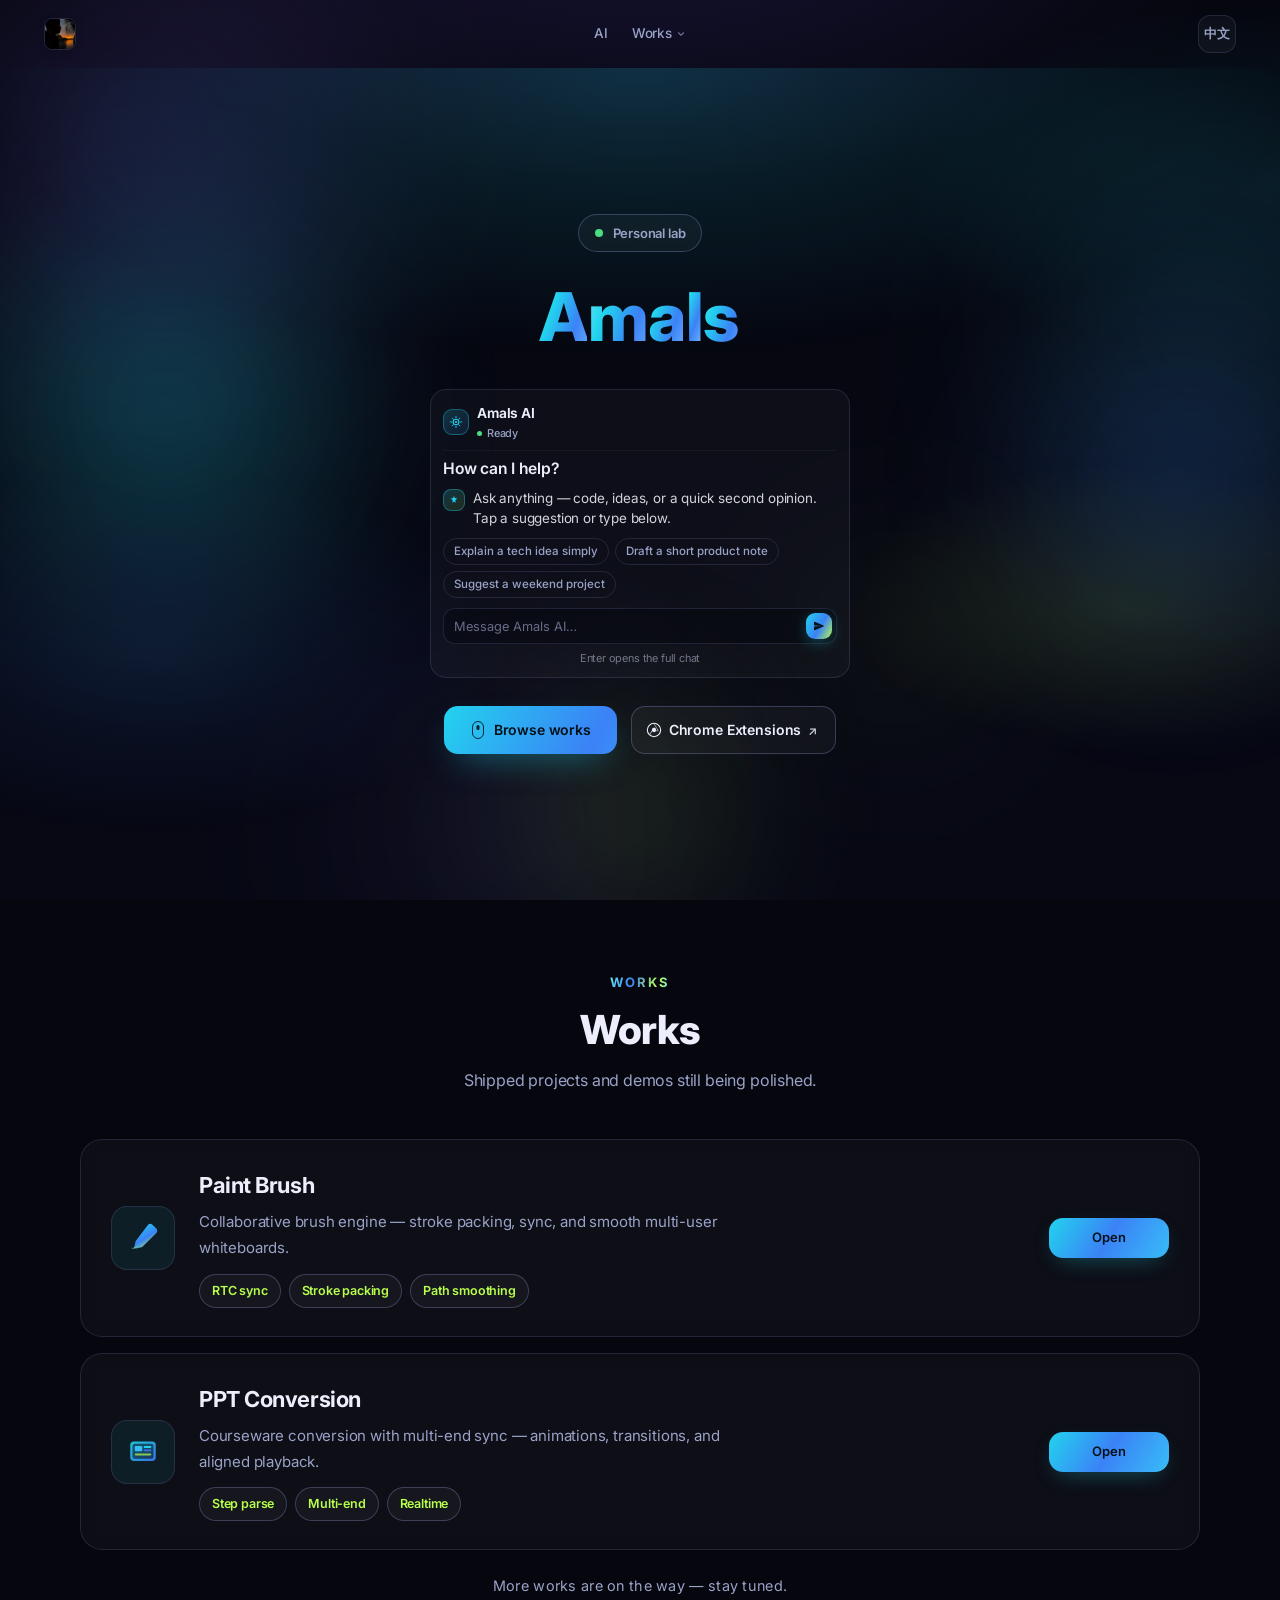
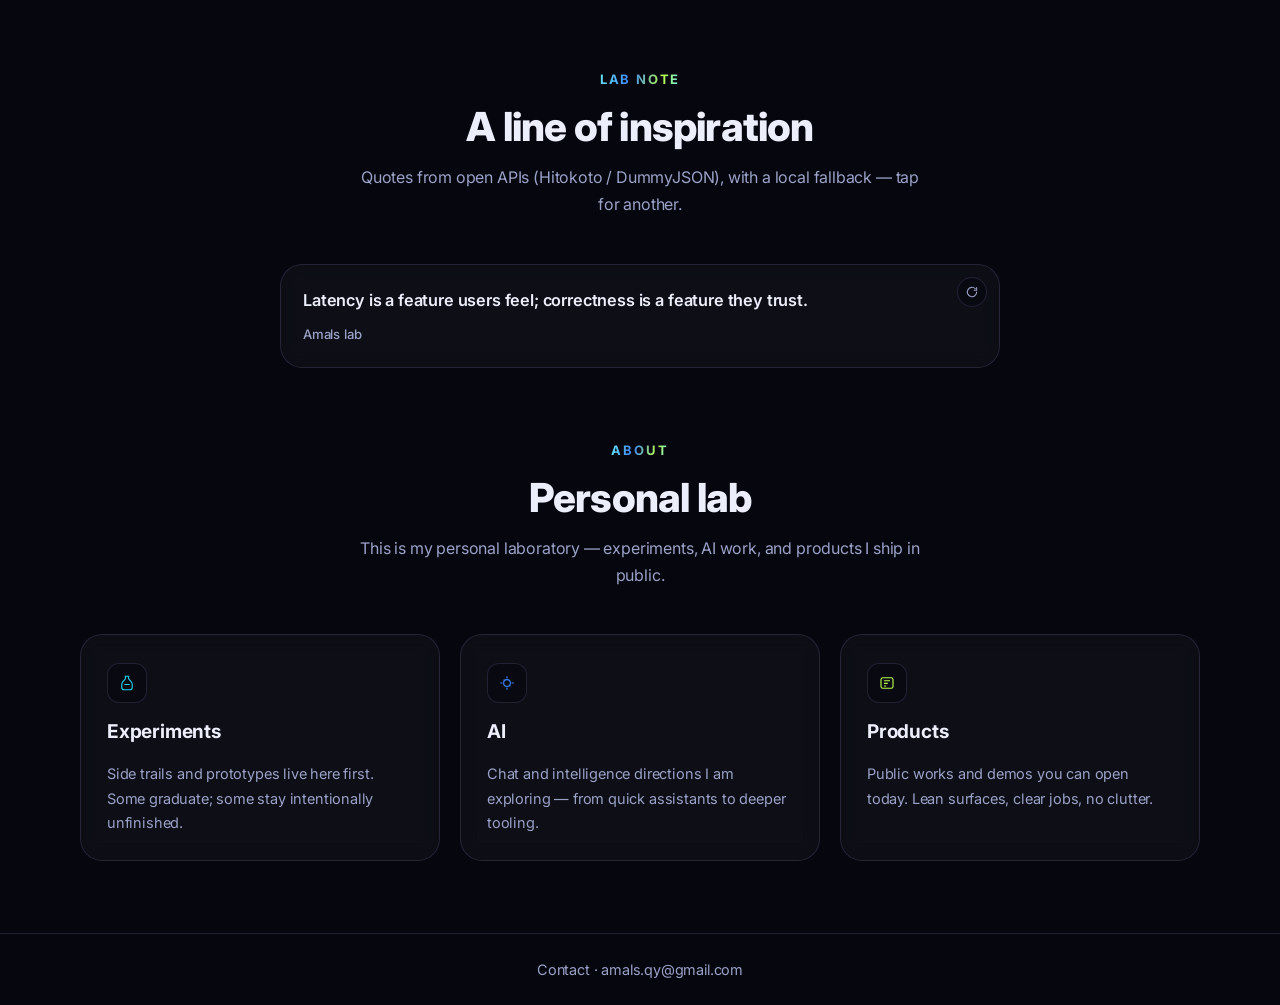
<file: index.html>
<!DOCTYPE html><html lang="en"> <head><meta charset="utf-8"><meta name="viewport" content="width=device-width, initial-scale=1"><meta name="description" content="Amals — a personal lab for experiments, AI, and products."><title>Amals · Home</title><link rel="preconnect" href="https://fonts.googleapis.com"><link rel="preconnect" href="https://fonts.gstatic.com" crossorigin><link href="https://fonts.googleapis.com/css2?family=Inter:wght@400;600;700;800&family=JetBrains+Mono:wght@600;700&display=swap" rel="stylesheet"><link rel="icon" href="/favicon.svg" type="image/svg+xml"><link rel="apple-touch-icon" href="/avatar.jpg"><script>
  (function () {
    try {
      var KEY = "amals-cn-locale";
      var stored = localStorage.getItem(KEY);
      var path = location.pathname || "/";
      var onZh = path === "/zh" || path === "/zh/" || path.indexOf("/zh/") === 0;

      function preferZh() {
        var langs = [];
        if (navigator.languages && navigator.languages.length) {
          langs = langs.concat(Array.prototype.slice.call(navigator.languages));
        }
        if (navigator.language) langs.push(navigator.language);
        for (var i = 0; i < langs.length; i++) {
          var x = String(langs[i] || "").toLowerCase();
          if (x.indexOf("zh") === 0) return true;
          if (x.indexOf("en") === 0) return false;
        }
        return false;
      }

      function toZh(p) {
        if (p === "/" || p === "") return "/zh/";
        if (p.indexOf("/zh") === 0) return p.endsWith("/") ? p : p + "/";
        return "/zh" + (p.endsWith("/") ? p : p + "/");
      }

      function toEn(p) {
        if (p === "/zh" || p === "/zh/") return "/";
        if (p.indexOf("/zh/") === 0) {
          var rest = p.slice(3);
          return rest.endsWith("/") ? rest : rest + "/";
        }
        return p.endsWith("/") ? p : p + "/";
      }

      var wantZh = stored === "zh" ? true : stored === "en" ? false : preferZh();
      if (wantZh && !onZh) {
        location.replace(toZh(path));
        return;
      }
      if (!wantZh && onZh && stored === "en") {
        location.replace(toEn(path));
      }
    } catch (e) {}
  })();
</script><link rel="stylesheet" href="/_astro/index.C-qooS0I.css"><script type="module">function h(t,n){const e=t.getAttribute("data-ai-path")||"/ai/",a=t.getAttribute("data-ai-locale")||"en",r=new URL(e,window.location.origin);n&&r.searchParams.set("q",n),r.searchParams.set("lang",a),window.location.href=r.pathname+r.search+r.hash}document.querySelectorAll("[data-ai-teaser-form]").forEach(t=>{t.addEventListener("submit",n=>{n.preventDefault();const e=t.closest(".ai-teaser");if(!e)return;const a=t.querySelector("[data-ai-teaser-input]"),r=a instanceof HTMLInputElement?a.value.trim():"";h(e,r)})});document.querySelectorAll("[data-ai-chip]").forEach(t=>{t.addEventListener("click",()=>{const n=t.closest(".ai-teaser");if(!n)return;const e=t.getAttribute("data-q")||"";h(n,e)})});const g=2500,y=14e3;function v(t){try{const n=t.getAttribute("data-quotes")||"[]",e=JSON.parse(n);return Array.isArray(e)?e:[]}catch{return[]}}function p(t,n){if(!t.length)return null;if(t.length===1)return t[0];let e=t[Math.floor(Math.random()*t.length)],a=0;for(;n&&e.text===n&&a<8;)e=t[Math.floor(Math.random()*t.length)],a+=1;return e}async function x(t){const n=new AbortController,e=window.setTimeout(()=>n.abort(),g);try{if(t==="zh"){const i=await fetch("https://v1.hitokoto.cn/?c=k&c=d&c=i&encode=json&max_length=42",{signal:n.signal});if(!i.ok)return null;const s=await i.json(),c=String(s.hitokoto||"").trim();if(!c)return null;const l=[s.from_who,s.from].filter(Boolean).join(" · ");return{text:c,from:l||void 0}}const a=await fetch("https://dummyjson.com/quotes/random",{signal:n.signal});if(!a.ok)return null;const r=await a.json(),o=String(r.quote||"").trim();return!o||o.length>110?null:{text:o,from:r.author?String(r.author):void 0}}catch{return null}finally{window.clearTimeout(e)}}const f=220;function m(t,n){const e=t.querySelector(".lab-musing-quote"),a=t.querySelector("[data-musing-text]"),r=t.querySelector(".lab-musing-from"),o=t.querySelector("[data-musing-from-text]");if(!e||!a||!r||!o)return Promise.resolve();const i=typeof window.matchMedia=="function"&&window.matchMedia("(prefers-reduced-motion: reduce)").matches,s=()=>{a.textContent=n.text,n.from?(o.textContent=n.from,r.hidden=!1):(o.textContent="",r.hidden=!0)};return i?(s(),Promise.resolve()):(e.classList.remove("is-enter"),e.classList.add("is-leave"),new Promise(c=>{window.setTimeout(()=>{s(),e.classList.remove("is-leave"),e.offsetWidth,e.classList.add("is-enter"),window.setTimeout(()=>{e.classList.remove("is-enter"),c()},f)},f)}))}function b(t){if(t.dataset.bound==="1")return;t.dataset.bound="1";const n=t.getAttribute("data-locale")||"en",e=v(t),a=t.querySelector("[data-musing-text]"),r=t.querySelector("[data-musing-next]");let o=!1;async function i({preferRemote:s,fallbackLocal:c}){if(o)return;o=!0,r&&r.classList.add("is-spinning");const l=a&&a.textContent||"";try{if(s){const d=await x(n);if(d){await m(t,d);return}if(!c)return}const u=p(e,l);u&&await m(t,u)}finally{r&&r.classList.remove("is-spinning"),o=!1}}r&&r.addEventListener("click",()=>{i({preferRemote:!0,fallbackLocal:!0})}),window.setTimeout(()=>{i({preferRemote:!0,fallbackLocal:!1})},400),window.setInterval(()=>{document.hidden||i({preferRemote:!0,fallbackLocal:!0})},y)}function w(){document.querySelectorAll(".lab-musing").forEach(b)}w();document.addEventListener("astro:page-load",w);
</script></head> <body class="site-body" data-nav-scrolled="0"> <div class="bg-mesh" aria-hidden="true"> <span class="bg-factor bg-factor-a"></span> <span class="bg-factor bg-factor-b"></span> <span class="bg-factor bg-factor-c"></span> <span class="bg-factor bg-factor-d"></span> </div> <header class="nav"> <a class="brand" href="/" aria-label="Amals"> <img class="brand-avatar" src="/avatar.jpg" width="32" height="32" alt=""> </a> <nav class="nav-links" aria-label="Primary"> <a class="nav-link" href="/ai/?lang=en">AI</a> <div class="nav-dropdown"> <a class="nav-link nav-dropdown-trigger" href="/#works" aria-haspopup="true"> <span>Works</span> <svg class="nav-caret" viewBox="0 0 12 12" aria-hidden="true" focusable="false"> <path d="M3 4.5 6 7.5 9 4.5" fill="none" stroke="currentColor" stroke-width="1.4" stroke-linecap="round" stroke-linejoin="round"></path> </svg> </a> <div class="nav-dropdown-menu" role="menu"> <a class="nav-dropdown-item" role="menuitem" href="/paint-brush/?lang=en">Paint Brush</a> <a class="nav-dropdown-item" role="menuitem" href="/ppt-conversion/?lang=en">PPT</a> </div> </div> </nav> <div class="nav-actions"> <a class="nav-lang" href="/zh/" lang="zh-CN" data-locale-switch="zh" aria-label="Language"> 中文 </a> </div> </header> <script>
  (function () {
    var root = document.body;
    if (!root || !root.classList.contains("site-body")) return;
    function setNavScrolled() {
      root.setAttribute("data-nav-scrolled", window.scrollY > 36 ? "1" : "0");
    }
    setNavScrolled();
    window.addEventListener("scroll", setNavScrolled, { passive: true });

    document.querySelectorAll("[data-locale-switch]").forEach(function (el) {
      el.addEventListener("click", function (e) {
        try {
          localStorage.setItem("amals-cn-locale", el.getAttribute("data-locale-switch") || "");
        } catch (err) {}
        var hash = location.hash || "";
        if (!hash) return;
        e.preventDefault();
        var href = el.getAttribute("href") || "";
        location.href = href.split("#")[0] + hash;
      });
    });
  })();
</script>  <main id="top"> <section class="hero home-hero hero-with-ai"> <div class="home-hero-bg" aria-hidden="true"> <span class="home-hero-orb home-hero-orb-a"></span> <span class="home-hero-orb home-hero-orb-b"></span> <span class="home-hero-orb home-hero-orb-c"></span> </div> <div class="wrap hero-inner"> <div class="home-hero-copy"> <p class="home-hero-badge"> <span class="home-hero-badge-pulse" aria-hidden="true"></span> <span>Personal lab</span> </p> <h1 class="hero-brand" aria-label="Amals"> <span class="hero-letter" style="--i: 0"> A </span><span class="hero-letter" style="--i: 1"> m </span><span class="hero-letter" style="--i: 2"> a </span><span class="hero-letter" style="--i: 3"> l </span><span class="hero-letter" style="--i: 4"> s </span> </h1> <div class="ai-teaser" data-ai-path="/ai/" data-ai-locale="en"><div class="ai-teaser-shell"><div class="ai-teaser-head"><span class="ai-teaser-mark" aria-hidden="true"><svg viewBox="0 0 24 24" width="16" height="16" fill="none"><circle cx="12" cy="12" r="4.2" stroke="url(#teaserSpark)" stroke-width="1.6"></circle><circle cx="12" cy="12" r="1.6" fill="url(#teaserSpark)"></circle><path d="M12 3.5v2.2M12 18.3v2.2M3.5 12h2.2M18.3 12h2.2M6.2 6.2l1.5 1.5M16.3 16.3l1.5 1.5M6.2 17.8l1.5-1.5M16.3 7.7l1.5-1.5" stroke="#22d3ee" stroke-width="1.3" stroke-linecap="round"></path><defs><linearGradient id="teaserSpark" x1="0" y1="0" x2="24" y2="24"><stop offset="0%" stop-color="#22d3ee"></stop><stop offset="50%" stop-color="#3b82f6"></stop><stop offset="100%" stop-color="#b8ff4d"></stop></linearGradient></defs></svg></span><div class="ai-teaser-head-text"><span class="ai-teaser-label">Amals AI</span><span class="ai-teaser-status"><span class="ai-teaser-dot" aria-hidden="true"></span>Ready</span></div></div><div class="ai-teaser-body"><p class="ai-teaser-welcome">How can I help?</p><div class="ai-teaser-bubble"><span class="ai-teaser-avatar" aria-hidden="true"><svg viewBox="0 0 24 24" width="12" height="12" fill="none"><path d="M12 3.2 13.4 8.2 18.5 9.2 14.4 12.4 15.6 17.6 12 14.9 8.4 17.6 9.6 12.4 5.5 9.2 10.6 8.2Z" fill="url(#teaserStar)"></path><defs><linearGradient id="teaserStar" x1="5" y1="3" x2="19" y2="18"><stop offset="0%" stop-color="#22d3ee"></stop><stop offset="55%" stop-color="#3b82f6"></stop><stop offset="100%" stop-color="#b8ff4d"></stop></linearGradient></defs></svg></span><p>Ask anything — code, ideas, or a quick second opinion. Tap a suggestion or type below.</p></div><div class="ai-teaser-chips" role="list"><button type="button" class="ai-teaser-chip" role="listitem" data-ai-chip data-q="Explain a tech idea simply">Explain a tech idea simply</button><button type="button" class="ai-teaser-chip" role="listitem" data-ai-chip data-q="Draft a short product note">Draft a short product note</button><button type="button" class="ai-teaser-chip" role="listitem" data-ai-chip data-q="Suggest a weekend project">Suggest a weekend project</button></div></div><form class="ai-teaser-composer" data-ai-teaser-form><label class="sr-only" for="ai-teaser-input">Message Amals AI…</label><input id="ai-teaser-input" class="ai-teaser-input" type="text" name="q" maxlength="500" autocomplete="off" placeholder="Message Amals AI…" data-ai-teaser-input><button class="ai-teaser-send" type="submit" aria-label="Open chat" title="Open chat"><svg viewBox="0 0 24 24" width="13" height="13" aria-hidden="true"><path fill="currentColor" d="M3.4 20.4l17.45-7.48c.81-.35.81-1.49 0-1.84L3.4 3.6c-.66-.28-1.39.2-1.39.91l.01 5.45c0 .5.37.93.87.99L17 12 2.89 13.05c-.5.06-.87.49-.87.99l-.01 5.45c0 .71.73 1.19 1.39.91z"></path></svg></button></form><p class="ai-teaser-hint">Enter opens the full chat</p></div></div> <div class="hero-actions"> <a class="btn btn-primary home-hero-cta" href="/#works"> <span class="scroll-icon" aria-hidden="true"> <span class="scroll-icon-frame"> <span class="scroll-icon-dot"></span> </span> </span> <span>Browse works</span> </a> <a class="chrome-nav-btn" href="https://amals-chrome.com/" target="_blank" rel="noopener noreferrer"> <svg class="chrome-nav-icon" viewBox="0 0 24 24" aria-hidden="true" focusable="false"> <circle cx="12" cy="12" r="10" fill="none" stroke="currentColor" stroke-width="1.6"></circle> <circle cx="12" cy="12" r="3.2" fill="currentColor"></circle> <path d="M12 2.4 L18.4 13.2 H12" fill="none" stroke="currentColor" stroke-width="1.5" stroke-linecap="round" stroke-linejoin="round" opacity="0.55"></path> <path d="M5.6 18.8 L12 8.8" fill="none" stroke="currentColor" stroke-width="1.5" stroke-linecap="round" opacity="0.75"></path> </svg> <span>Chrome Extensions</span> <span class="chrome-nav-arrow" aria-hidden="true">↗</span> </a> </div> </div> </div> </section> <div class="wrap site-content"> <section id="works" class="site-section" aria-label="Works"> <header class="site-section-heading"> <p class="section-label">Works</p> <h2 class="section-title">Works</h2> <p class="section-desc">Shipped projects and demos still being polished.</p> </header> <ul class="work-grid"> <li class="work-card"> <a class="work-card-link" href="/paint-brush/?lang=en">  <div class="work-icon" aria-hidden="true"> <svg class="work-icon-svg" viewBox="0 0 48 48" aria-hidden="true"> <defs> <linearGradient id="brush-body-0" x1="20%" y1="0%" x2="80%" y2="100%"> <stop offset="0%" stop-color="#22d3ee"></stop> <stop offset="55%" stop-color="#3b82f6"></stop> <stop offset="100%" stop-color="#b8ff4d"></stop> </linearGradient> <linearGradient id="brush-tip-0" x1="0%" y1="0%" x2="100%" y2="100%"> <stop offset="0%" stop-color="#b8ff4d"></stop> <stop offset="100%" stop-color="#22d3ee"></stop> </linearGradient> </defs> <path fill="url(#brush-body-0)" d="M30.8 6.2c1.6-1.6 4.2-1.6 5.8 0l5.2 5.2c1.6 1.6 1.6 4.2 0 5.8L23.6 35.4c-.5.5-1.1.8-1.8 1l-7.4 1.7c-1.2.3-2.3-.8-2-2l1.7-7.4c.2-.7.5-1.3 1-1.8L30.8 6.2z"></path> <path fill="url(#brush-tip-0)" d="M9.2 37.8c3.4-.8 6.2-2.4 8.1-4.5l-3.6 3.6c-1.1 1.1-2.7 1.5-4.2 1.1-.5-.1-.7-.7-.6-1.1.1-.2.2-.4.3-.5z"></path> </svg> </div> <div class="work-meta"> <h3 class="work-title">Paint Brush</h3> <p class="work-body">Collaborative brush engine — stroke packing, sync, and smooth multi-user whiteboards.</p> <ul class="work-features"> <li>RTC sync</li><li>Stroke packing</li><li>Path smoothing</li> </ul> </div> <div class="work-actions"> <span class="btn btn-primary btn-sm work-cta-btn"> Open </span> </div>  </a> </li><li class="work-card"> <a class="work-card-link" href="/ppt-conversion/?lang=en">  <div class="work-icon" aria-hidden="true"> <svg class="work-icon-svg" viewBox="0 0 48 48" aria-hidden="true"> <defs> <linearGradient id="ppt-frame-1" x1="10%" y1="0%" x2="90%" y2="100%"> <stop offset="0%" stop-color="#22d3ee"></stop> <stop offset="100%" stop-color="#3b82f6"></stop> </linearGradient> </defs> <rect x="7" y="10" width="34" height="26" rx="5" fill="url(#ppt-frame-1)" opacity="0.9"></rect> <rect x="10" y="13" width="28" height="20" rx="3" fill="rgba(5,6,14,0.55)"></rect> <rect x="13" y="16" width="10" height="7" rx="1.5" fill="#38bdf8"></rect> <rect x="25" y="16" width="10" height="2.5" rx="1.2" fill="#22d3ee"></rect> <rect x="25" y="20.5" width="10" height="2.5" rx="1.2" fill="#3b82f6" opacity="0.85"></rect> <rect x="13" y="26" width="22" height="2.5" rx="1.2" fill="#b8ff4d" opacity="0.7"></rect> </svg> </div> <div class="work-meta"> <h3 class="work-title">PPT Conversion</h3> <p class="work-body">Courseware conversion with multi-end sync — animations, transitions, and aligned playback.</p> <ul class="work-features"> <li>Step parse</li><li>Multi-end</li><li>Realtime</li> </ul> </div> <div class="work-actions"> <span class="btn btn-primary btn-sm work-cta-btn"> Open </span> </div>  </a> </li> </ul> <p class="works-more">More works are on the way — stay tuned.</p> </section> <section class="site-section" aria-label="Lab note"> <header class="site-section-heading"> <p class="section-label">Lab note</p> <h2 class="section-title">A line of inspiration</h2> <p class="section-desc">Quotes from open APIs (Hitokoto / DummyJSON), with a local fallback — tap for another.</p> </header> <aside class="lab-musing" data-locale="en" data-quotes="[{&#34;text&#34;:&#34;Ship the thin path first. Polish is a loop, not a gate.&#34;,&#34;from&#34;:&#34;Amals lab&#34;},{&#34;text&#34;:&#34;Latency is a feature users feel; correctness is a feature they trust.&#34;,&#34;from&#34;:&#34;Amals lab&#34;},{&#34;text&#34;:&#34;If it only works on your machine, it is still a prototype.&#34;,&#34;from&#34;:&#34;Amals lab&#34;},{&#34;text&#34;:&#34;Sync is easy until the second client joins.&#34;,&#34;from&#34;:&#34;Amals lab&#34;},{&#34;text&#34;:&#34;A quiet scrollbar and a clear failure mode beat another purple gradient.&#34;,&#34;from&#34;:&#34;Amals lab&#34;},{&#34;text&#34;:&#34;Prefer one honest constraint over three clever abstractions.&#34;,&#34;from&#34;:&#34;Amals lab&#34;},{&#34;text&#34;:&#34;Logs are a UI for the future you.&#34;,&#34;from&#34;:&#34;Amals lab&#34;},{&#34;text&#34;:&#34;Mobile is not a smaller desktop — it is a different contract with input.&#34;,&#34;from&#34;:&#34;Amals lab&#34;},{&#34;text&#34;:&#34;Default to read-only until the URL says otherwise.&#34;,&#34;from&#34;:&#34;Amals lab&#34;},{&#34;text&#34;:&#34;The best demo explains the protocol without opening the repo.&#34;,&#34;from&#34;:&#34;Amals lab&#34;},{&#34;text&#34;:&#34;Talk is cheap. Show me the packet.&#34;,&#34;from&#34;:&#34;Amals lab&#34;},{&#34;text&#34;:&#34;Fallback is not failure — it is hospitality for bad networks.&#34;,&#34;from&#34;:&#34;Amals lab&#34;}]" aria-label="Lab note"> <button type="button" class="lab-musing-next" data-musing-next aria-label="Another"> <svg class="lab-musing-next-icon" viewBox="0 0 24 24" fill="none" aria-hidden="true"> <path d="M20 12a8 8 0 1 1-2.2-5.5" stroke="currentColor" stroke-width="1.8" stroke-linecap="round"></path> <path d="M20 4.5V9h-4.5" stroke="currentColor" stroke-width="1.8" stroke-linecap="round" stroke-linejoin="round"></path> </svg> </button> <blockquote class="lab-musing-quote"> <p class="lab-musing-text" data-musing-text>Latency is a feature users feel; correctness is a feature they trust.</p> <footer class="lab-musing-from"> <span data-musing-from-text>Amals lab</span> </footer> </blockquote> </aside>  </section> <section id="about" class="site-section" aria-label="About"> <header class="site-section-heading"> <p class="section-label">About</p> <h2 class="section-title">Personal lab</h2> <p class="section-desc">This is my personal laboratory — experiments, AI work, and products I ship in public.</p> </header> <div class="values-grid"> <article class="value-card"> <div class="value-icon" aria-hidden="true"> <svg viewBox="0 0 24 24" fill="none" stroke="currentColor" stroke-width="1.5"> <path d="M9 3h6"></path> <path d="M10 3v2.2c0 .8-.3 1.5-.9 2L6.5 10.2A6.2 6.2 0 0 0 5 14.5V18a3 3 0 0 0 3 3h8a3 3 0 0 0 3-3v-3.5a6.2 6.2 0 0 0-1.5-4.3L14.9 7.2c-.6-.5-.9-1.2-.9-2V3"></path> <path d="M8.5 14h7"></path> </svg> </div> <h3>Experiments</h3> <p>Side trails and prototypes live here first. Some graduate; some stay intentionally unfinished.</p> </article> <article class="value-card"> <div class="value-icon" aria-hidden="true"> <svg viewBox="0 0 24 24" fill="none" stroke="currentColor" stroke-width="1.5"> <path d="M12 3v3"></path> <path d="M12 18v3"></path> <path d="M3 12h3"></path> <path d="M18 12h3"></path> <circle cx="12" cy="12" r="4.5"></circle> <path d="M7.5 7.5 9 9"></path> <path d="M15 15l1.5 1.5"></path> </svg> </div> <h3>AI</h3> <p>Chat and intelligence directions I am exploring — from quick assistants to deeper tooling.</p> </article> <article class="value-card"> <div class="value-icon" aria-hidden="true"> <svg viewBox="0 0 24 24" fill="none" stroke="currentColor" stroke-width="1.5"> <rect x="4" y="5" width="16" height="14" rx="2.5"></rect> <path d="M8 9h8"></path> <path d="M8 12.5h5"></path> <path d="M8 16h3"></path> </svg> </div> <h3>Products</h3> <p>Public works and demos you can open today. Lean surfaces, clear jobs, no clutter.</p> </article> </div> </section> </div> </main>  <footer class="site-footer"> <div class="wrap footer-inner"> <p> <a href="mailto:amals.qy@gmail.com">Contact</a>
· amals.qy@gmail.com </p> </div> </footer> </body></html>
</file>
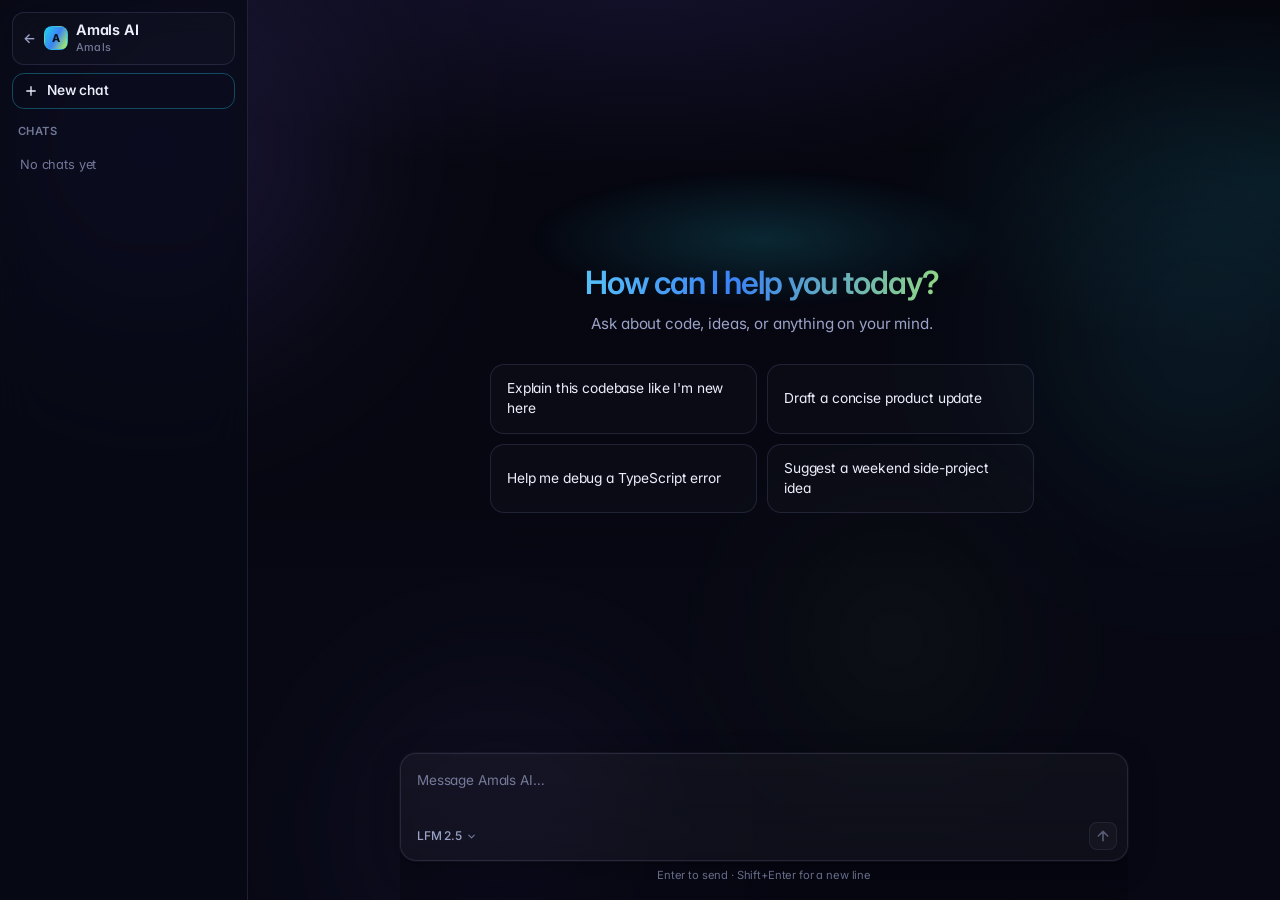
<file: ai/index.html>
<!doctype html>
<html lang="en" class="dark">
  <head>
    <meta charset="UTF-8" />
    <meta name="viewport" content="width=device-width, initial-scale=1.0" />
    <title>Amals AI</title>
    <link rel="icon" href="/ai/favicon.svg" type="image/svg+xml" />
    <link rel="preconnect" href="https://fonts.googleapis.com" />
    <link rel="preconnect" href="https://fonts.gstatic.com" crossorigin />
    <link
      href="https://fonts.googleapis.com/css2?family=Inter:wght@400;500;600;700;800&family=JetBrains+Mono:wght@600&display=swap"
      rel="stylesheet"
    />
    <script type="module" crossorigin src="/ai/assets/index-CjM99Y2e.js"></script>
    <link rel="stylesheet" crossorigin href="/ai/assets/index-CZPRX09f.css">
  </head>
  <body>
    <div id="root"></div>
  </body>
</html>
</file>
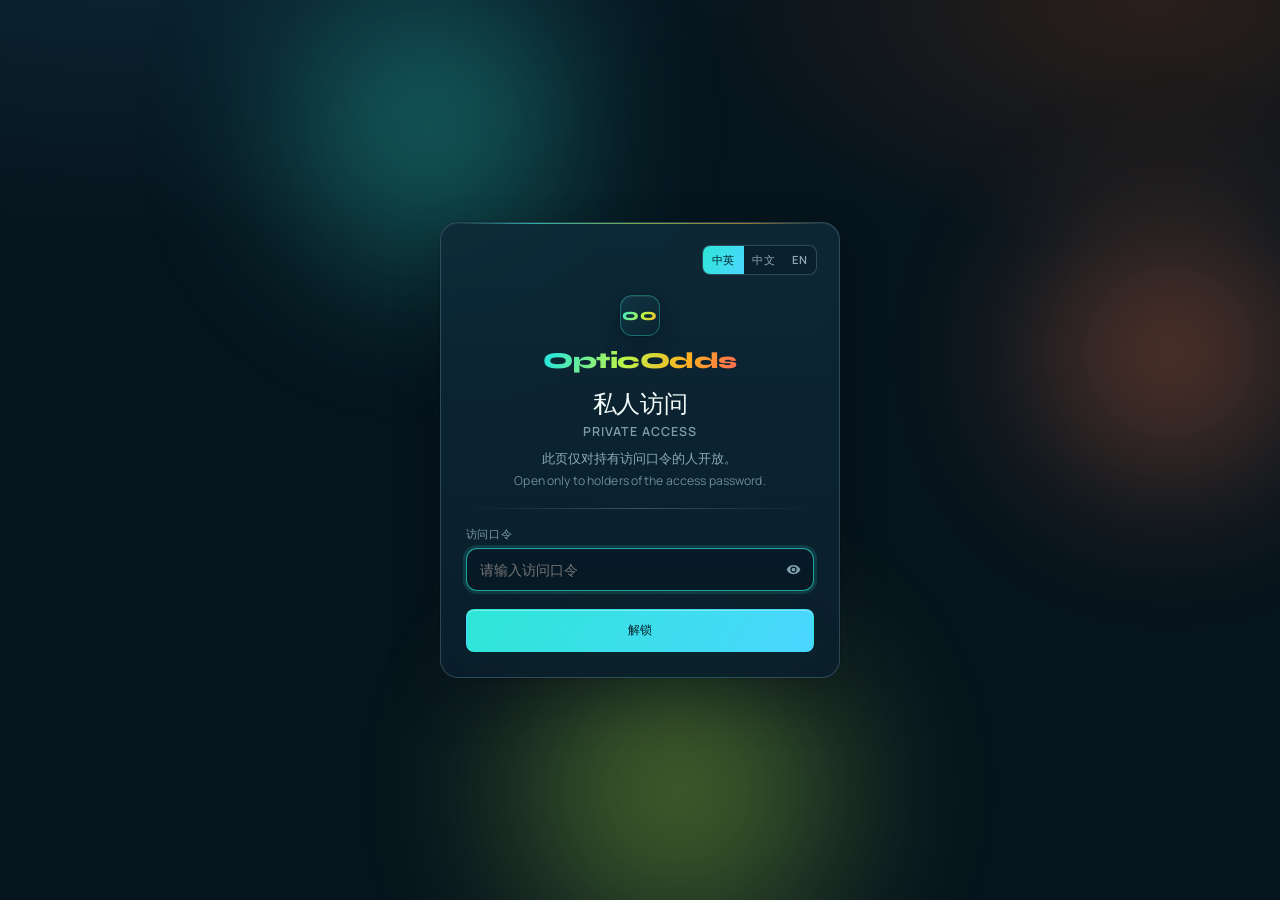
<file: opticodds/index.html>
<!doctype html>
<html lang="zh-CN">
  <head>
    <meta charset="UTF-8" />
    <link rel="icon" type="image/svg+xml" href="/opticodds/favicon.svg" />
    <meta
      name="viewport"
      content="width=device-width, initial-scale=1.0, viewport-fit=cover"
    />
    <title>opticodds</title>
    <link rel="preconnect" href="https://fonts.googleapis.com" />
    <link rel="preconnect" href="https://fonts.gstatic.com" crossorigin />
    <link
      href="https://fonts.googleapis.com/css2?family=IBM+Plex+Mono:wght@400;500&family=Manrope:wght@400;500;600;700&family=Syne:wght@700;800&display=swap"
      rel="stylesheet"
    />
    <script type="module" crossorigin src="/opticodds/assets/index-CRWY5jfQ.js"></script>
    <link rel="stylesheet" crossorigin href="/opticodds/assets/index-Ci-y8vS9.css">
  </head>
  <body>
    <div id="root"></div>
  </body>
</html>
</file>
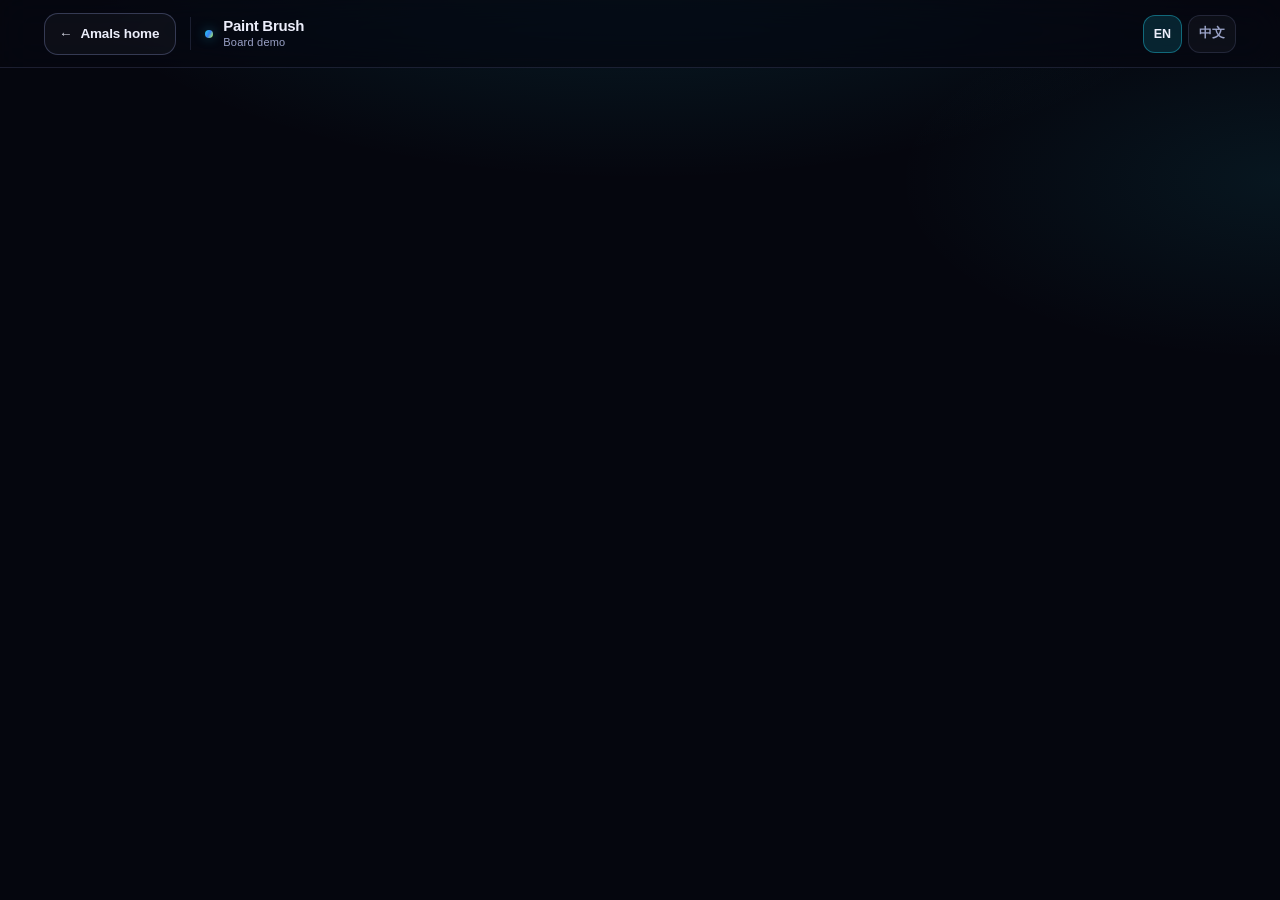
<file: paint-brush/index.html>
<!DOCTYPE html>
<html lang="en">
  <head>
    <meta charset="UTF-8" />
    <link rel="icon" type="image/svg+xml" href="/paint-brush/favicon.svg" />
    <link rel="alternate icon" href="/paint-brush/favicon.ico" />
    <meta name="viewport" content="width=device-width, initial-scale=1, viewport-fit=cover" />
    <title>Paint Brush · Amals</title>
    <script type="module" crossorigin src="/paint-brush/js/index.82d5ffee.js"></script>
    <link rel="modulepreload" crossorigin href="/paint-brush/js/@vue.5cbf77f7.js">
    <link rel="modulepreload" crossorigin href="/paint-brush/js/vue-demi.6e7a88e9.js">
    <link rel="modulepreload" crossorigin href="/paint-brush/js/pinia.8cea5f2c.js">
    <link rel="modulepreload" crossorigin href="/paint-brush/js/vue-router.fff596a0.js">
    <link rel="modulepreload" crossorigin href="/paint-brush/js/acorn.dd86c0f1.js">
    <link rel="modulepreload" crossorigin href="/paint-brush/js/paper.a7932c7e.js">
    <link rel="modulepreload" crossorigin href="/paint-brush/js/js-base64.5db275fa.js">
    <link rel="modulepreload" crossorigin href="/paint-brush/js/lodash-es.44b51c6c.js">
    <link rel="modulepreload" crossorigin href="/paint-brush/js/@vueuse.e2fa8fa1.js">
    <link rel="modulepreload" crossorigin href="/paint-brush/js/@element-plus.3a4f6df9.js">
    <link rel="modulepreload" crossorigin href="/paint-brush/js/async-validator.73a10b83.js">
    <link rel="modulepreload" crossorigin href="/paint-brush/js/@popperjs.f5c3be84.js">
    <link rel="modulepreload" crossorigin href="/paint-brush/js/@ctrl.2076d0b7.js">
    <link rel="modulepreload" crossorigin href="/paint-brush/js/dayjs.cf286aca.js">
    <link rel="modulepreload" crossorigin href="/paint-brush/js/memoize-one.c87f6fc8.js">
    <link rel="modulepreload" crossorigin href="/paint-brush/js/normalize-wheel-es.e2b4fa49.js">
    <link rel="modulepreload" crossorigin href="/paint-brush/js/@floating-ui.541ad570.js">
    <link rel="modulepreload" crossorigin href="/paint-brush/js/element-plus.1703ce98.js">
    <link rel="stylesheet" href="/paint-brush/css/element-plus.c5062eba.css">
    <link rel="stylesheet" href="/paint-brush/css/index.f3d98a4e.css">
  </head>
  <body>
    <div id="paint-brush"></div>
    
  </body>
</html>
</file>
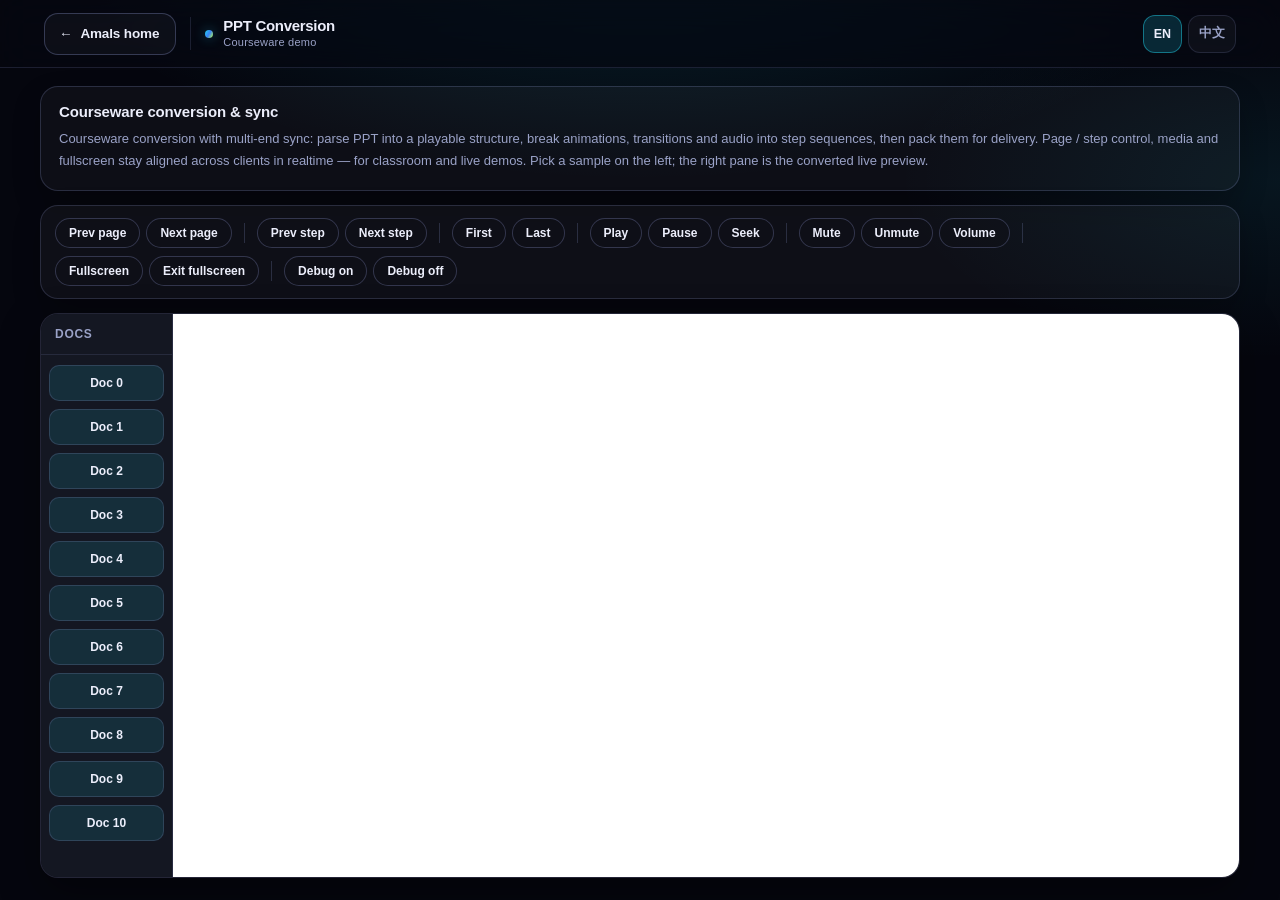
<file: ppt-conversion/index.html>
<!DOCTYPE html><html lang="en"><head><meta charset="utf-8"><title>PPT Conversion · Amals</title><link rel="icon" type="image/svg+xml" href="favicon.svg"><meta name="viewport" content="width=device-width,initial-scale=1,maximum-scale=1,user-scalable=no"><style>:root{--bg:#05060e;--panel:rgba(255, 255, 255, 0.035);--border:rgba(148, 158, 220, 0.16);--border-strong:rgba(148, 158, 220, 0.3);--fg:#eceefb;--muted:#9aa2c7;--accent:#22d3ee;--accent-2:#b8ff4d;--gradient:linear-gradient(120deg, #22d3ee, #3b82f6 50%, #b8ff4d);--gradient-brand:linear-gradient(120deg, #22d3ee, #3b82f6 50%, #b8ff4d);--header-bg:rgba(6, 7, 16, 0.72);--ease:cubic-bezier(0.4, 0, 0.2, 1);--scrollbar-size:6px;--scrollbar-track:transparent;--scrollbar-thumb:rgba(34, 211, 238, 0.28);--scrollbar-thumb-hover:rgba(34, 211, 238, 0.48)}@keyframes rise-in{from{opacity:0;transform:translateY(14px)}to{opacity:1;transform:translateY(0)}}@keyframes slide-down{from{opacity:0;transform:translateY(-10px)}to{opacity:1;transform:translateY(0)}}body,html{margin:0;padding:0;width:100%;height:100%;color:var(--fg);font-family:Inter,"PingFang SC","HarmonyOS Sans SC","Microsoft YaHei",sans-serif;color-scheme:dark;background:radial-gradient(ellipse 80% 50% at 50% -10%,rgba(34,211,238,.16),transparent 60%),radial-gradient(ellipse 60% 40% at 100% 20%,rgba(34,211,238,.08),transparent 50%),var(--bg)}*{scrollbar-width:thin;scrollbar-color:var(--scrollbar-thumb) var(--scrollbar-track)}::-webkit-scrollbar{width:var(--scrollbar-size);height:var(--scrollbar-size)}::-webkit-scrollbar-track{background:var(--scrollbar-track)}::-webkit-scrollbar-thumb{background-color:var(--scrollbar-thumb);border-radius:999px;border:2px solid transparent;background-clip:padding-box}::-webkit-scrollbar-thumb:hover{background-color:var(--scrollbar-thumb-hover)}::-webkit-scrollbar-corner{background:0 0}.page{min-height:100%;height:100%;display:flex;flex-direction:column}.topbar{height:68px;display:flex;align-items:center;justify-content:space-between;gap:12px;padding:0 clamp(18px,4vw,44px);border-bottom:1px solid var(--border);background:var(--header-bg);backdrop-filter:blur(18px) saturate(150%);box-sizing:border-box;flex-shrink:0;animation:slide-down .45s var(--ease) both}.topbar .header-left{display:inline-flex;align-items:center;gap:14px;min-width:0}.topbar .header-right{display:inline-flex;align-items:center;gap:6px;flex-shrink:0}.topbar .lang-btn{border:1px solid var(--border);background:rgba(255,255,255,.035);color:var(--muted);height:38px;min-width:38px;padding:0 10px;border-radius:12px;font-size:12.5px;font-weight:700;font-family:inherit;cursor:pointer;transition:background .2s var(--ease),color .2s var(--ease),border-color .2s var(--ease),transform .25s var(--ease)}.topbar .lang-btn:hover{color:var(--fg);border-color:var(--border-strong);transform:translateY(-1px)}.topbar .lang-btn.active{color:var(--fg);border-color:rgba(34,211,238,.45);background:rgba(34,211,238,.16)}.topbar .brand{display:inline-flex;align-items:center;gap:10px;min-width:0;padding-left:14px;border-left:1px solid rgba(148,158,220,.16)}.topbar .brand-mark{width:8px;height:8px;border-radius:999px;flex-shrink:0;background:var(--gradient-brand);box-shadow:0 0 12px rgba(34,211,238,.4)}.topbar .brand-text{display:flex;flex-direction:column;gap:1px}.topbar .brand-name{font-size:15px;font-weight:700;letter-spacing:-.02em;line-height:1.2}.topbar .brand-sub{font-size:11px;font-weight:500;color:var(--muted);letter-spacing:.02em;line-height:1.2}.topbar .home-btn{display:inline-flex;align-items:center;gap:8px;height:40px;padding:0 16px 0 14px;border-radius:14px;text-decoration:none;color:var(--fg);font-size:13.5px;font-weight:600;letter-spacing:-.01em;background:rgba(255,255,255,.035);border:1px solid var(--border-strong);box-shadow:none;transition:transform .25s var(--ease),border-color .25s ease,box-shadow .3s ease;flex-shrink:0}.topbar .home-btn:hover{color:var(--fg);transform:translateY(-2px);border-color:var(--accent);box-shadow:0 10px 26px -14px rgba(34,211,238,.35);filter:none}.topbar .home-btn-arrow{opacity:.95;transition:transform .18s var(--ease)}.topbar .home-btn:hover .home-btn-arrow{transform:translateX(-2px)}@media (max-width:560px){.topbar .brand-sub{display:none}.topbar .home-btn-label{display:none}.topbar .home-btn{padding:10px 12px}}.main{flex:1;min-height:0;width:min(1200px,94%);margin:0 auto;padding:18px 0 22px;display:flex;flex-direction:column;gap:14px;box-sizing:border-box}.intro{padding:16px 18px 18px;border:1px solid rgba(148,158,220,.22);border-radius:18px;background:rgba(255,255,255,.035);box-shadow:0 12px 28px rgba(0,0,0,.22);animation:rise-in .5s var(--ease) both;flex-shrink:0}.intro-title{margin:0 0 8px;font-size:15px;font-weight:700;letter-spacing:-.01em;color:var(--fg)}.intro-body{margin:0;font-size:13px;line-height:1.7;color:var(--muted);font-weight:500}.control{display:flex;flex-wrap:wrap;gap:8px 10px;align-items:center;padding:12px 14px;border:1px solid rgba(148,158,220,.2);border-radius:18px;background:rgba(255,255,255,.04);box-shadow:0 10px 28px rgba(0,0,0,.24);animation:rise-in .5s var(--ease) 80ms both;flex-shrink:0}.control .btn-group{display:inline-flex;flex-wrap:wrap;gap:6px;align-items:center}.control .sep{width:1px;height:20px;background:rgba(148,158,220,.22);margin:0 2px;flex-shrink:0}.control button{display:inline-flex;align-items:center;justify-content:center;border:1px solid rgba(148,158,220,.28);height:30px;min-height:30px;border-radius:999px;background:rgba(15,17,23,.4);color:var(--fg);margin:0;cursor:pointer;outline:0;padding:0 13px;font-size:12px;font-weight:600;line-height:1;font-family:inherit;animation:rise-in .4s var(--ease) both;transition:background .18s var(--ease),border-color .18s var(--ease),color .18s var(--ease),transform .18s var(--ease),box-shadow .18s var(--ease)}.control button:hover{background:var(--gradient);border-color:transparent;color:#fff;transform:translateY(-1px);box-shadow:0 6px 14px rgba(34,211,238,.3)}.workspace{flex:1;min-height:420px;display:grid;grid-template-columns:132px minmax(0,1fr);border:1px solid rgba(148,158,220,.16);border-radius:18px;overflow:hidden;background:var(--panel);box-shadow:0 16px 40px rgba(0,0,0,.35);animation:rise-in .55s var(--ease) .14s both;transition:border-color .25s var(--ease),box-shadow .25s var(--ease)}.workspace:hover{border-color:rgba(255,121,198,.4);box-shadow:0 20px 48px rgba(0,0,0,.4)}.doclist{display:flex;flex-direction:column;background:#141722;border-right:1px solid var(--border);min-height:0}.doclist-head{flex-shrink:0;height:40px;display:flex;align-items:center;padding:0 14px;font-size:12px;font-weight:700;letter-spacing:.06em;text-transform:uppercase;color:var(--muted);border-bottom:1px solid rgba(148,158,220,.14)}.doclist ul{margin:0;padding:10px 8px 14px;list-style:none;overflow-x:hidden;overflow-y:auto;flex:1;min-height:0}.doclist ul li{height:34px;display:flex;align-items:center;justify-content:center;background:rgba(34,211,238,.12);color:var(--fg);cursor:pointer;font-size:12px;font-weight:600;border-radius:10px;margin:0 0 8px;border:1px solid rgba(148,158,220,.2);transition:background .18s var(--ease),border-color .18s var(--ease),color .18s var(--ease),transform .18s var(--ease),box-shadow .18s var(--ease);animation:rise-in .4s var(--ease) both}.doclist ul li:last-child{margin-bottom:0}.doclist ul li:nth-child(odd){animation-delay:.16s}.doclist ul li:nth-child(even){animation-delay:.22s}.doclist ul li:hover{background:var(--gradient);border-color:transparent;color:#fff;transform:translateY(-1px);box-shadow:0 6px 14px rgba(34,211,238,.28)}.file{position:relative;background:#10121c;width:100%;height:100%;min-width:0;min-height:0;overflow:hidden}.seat{position:absolute;left:0;top:0;right:0;bottom:0;margin:auto;opacity:.55;transition:opacity .3s var(--ease),transform .3s var(--ease)}@media (max-width:760px){.main{width:100%;padding:12px;box-sizing:border-box}.workspace{grid-template-columns:minmax(0,1fr);grid-template-rows:120px minmax(0,1fr);min-height:0}.doclist{border-right:none;border-bottom:1px solid var(--border);min-width:0}.doclist ul{display:flex;gap:8px;padding:10px 12px;overflow-x:auto;overflow-y:hidden}.doclist ul li{margin:0;min-width:72px;flex-shrink:0}.control .sep{display:none}}@media (prefers-reduced-motion:reduce){*,::after,::before{animation:none!important;transition:none!important}}</style></head><body><div class="page"><header class="topbar"><div class="header-left"><a class="home-btn" id="homeBtn" href="https://amals.cn/" aria-label="Back to Amals home"><span class="home-btn-arrow" aria-hidden="true">←</span> <span class="home-btn-label" id="homeBtnLabel">Amals home</span></a><div class="brand"><span class="brand-mark" aria-hidden="true"></span><div class="brand-text"><span class="brand-name">PPT Conversion</span> <span class="brand-sub" id="brandSub">Courseware demo</span></div></div></div><div class="header-right" role="group" aria-label="Language"><button type="button" class="lang-btn" data-lang="en" id="langEn">EN</button> <button type="button" class="lang-btn" data-lang="zh" id="langZh">中文</button></div></header><div class="main"><section class="intro" id="introSection" aria-label="PPT Conversion overview"><h2 class="intro-title" id="introTitle">Courseware conversion & sync</h2><p class="intro-body" id="introBody"></p></section><div class="control"></div><div class="workspace"><aside class="doclist"><div class="doclist-head" id="doclistHead">Docs</div></aside><div class="file" id="file"><svg t="1596030951328" class="seat" viewBox="0 0 1024 1024" version="1.1" xmlns="http://www.w3.org/2000/svg" p-id="2791" width="60" height="60"><path d="M969.710345 345.917793v-68.360827c0-58.91531-48.110345-124.663172-112.675311-124.663173H532.691862l-13.259034-24.399448A77.488552 77.488552 0 0 0 450.736552 88.275862H104.783448C46.962759 88.275862 0.105931 134.885517 0 192.54731v638.90538C0.105931 889.114483 46.962759 935.724138 104.801103 935.724138h814.397794c57.838345 0 104.695172-46.609655 104.801103-104.271448V439.26069a126.216828 126.216828 0 0 0-54.289655-93.325242zM857.158621 215.569655c22.404414 0 47.880828 33.050483 47.880827 61.881379v43.431725c-1.024-0.247172-2.171586-0.247172-3.301517-0.247173H624.463448l-57.608827-105.048276H857.158621z m102.170482 615.794759a40.818759 40.818759 0 0 1-39.988965 41.701517H104.801103a40.889379 40.889379 0 0 1-40.112551-41.595586V192.54731a40.818759 40.818759 0 0 1 39.988965-41.719172H450.736552a12.888276 12.888276 0 0 1 11.316965 6.726621l114.405517 209.213793c5.720276 10.381241 16.684138 16.754759 28.566069 16.754758h296.695173a72.209655 72.209655 0 0 1 57.485241 55.843311l0.105931 391.980138z" fill="#22d3ee" p-id="2792"></path></svg></div></div></div></div><script type="text/javascript" src="/ppt-conversion/./js/FILESDK.min.js?e218ab18b6d63f67f47d"></script></body><script>(function () {
    var LOCALE_KEY = "amals-cn-locale";
    var DEFAULT_LOCALE = "en";
    var messages = {
        en: {
            homeBtn: "Amals home",
            homeBtnAria: "Back to Amals home",
            brandSub: "Courseware demo",
            langSwitch: "Language",
            introAria: "PPT Conversion overview",
            introTitle: "Courseware conversion & sync",
            introBody: "Courseware conversion with multi-end sync: parse PPT into a playable structure, break animations, transitions and audio into step sequences, then pack them for delivery. Page / step control, media and fullscreen stay aligned across clients in realtime — for classroom and live demos. Pick a sample on the left; the right pane is the converted live preview.",
            doclistHead: "Docs",
            docItem: "Doc {n}",
            btns: ["Prev page", "Next page", "Prev step", "Next step", "First", "Last", "Play", "Pause", "Seek", "Mute", "Unmute", "Volume", "Fullscreen", "Exit fullscreen", "Debug on", "Debug off"]
        },
        zh: {
            homeBtn: "Amals 主站",
            homeBtnAria: "返回 Amals 主站",
            brandSub: "课件转换演示",
            langSwitch: "语言",
            introAria: "PPT Conversion 能力说明",
            introTitle: "课件转换与多端同步",
            introBody: "课件转换与多端同步引擎：将 PPT 课件解析为可播放结构，并用自研算法拆解动画、过渡、音效等步骤序列，再组装为可下发的同步数据。支持翻页 / 步进、音视频控制与全屏等指令，在多端之间实时对齐动效与进度，适合课堂、直播等协同演示场景。左侧切换示例课件，右侧为转换后的实时预览。",
            doclistHead: "课件",
            docItem: "课件{n}",
            btns: ["上一页", "下一页", "上一步", "下一步", "首页", "尾页", "播放", "暂停", "快进", "静音", "取消静音", "设置音量", "全屏", "取消全屏", "打开调试", "关闭调试"]
        }
    };

    function isLocale(v) { return v === "en" || v === "zh"; }

    function readStored() {
        try {
            var v = localStorage.getItem(LOCALE_KEY);
            return isLocale(v) ? v : null;
        } catch (e) { return null; }
    }

    function writeStored(locale) {
        if (!isLocale(locale)) return;
        try { localStorage.setItem(LOCALE_KEY, locale); } catch (e) {}
    }

    function queryLocale() {
        try {
            var v = new URLSearchParams(location.search).get("lang");
            return isLocale(v) ? v : null;
        } catch (e) { return null; }
    }

    /** ?lang= → use + write; no param → read storage / default, never write */
    function resolveLocale() {
        var fromQuery = queryLocale();
        if (fromQuery) {
            writeStored(fromQuery);
            return fromQuery;
        }
        return readStored() || DEFAULT_LOCALE;
    }

    function setLocale(locale) {
        if (!isLocale(locale)) return;
        writeStored(locale);
        try {
            var url = new URL(location.href);
            url.searchParams.set("lang", locale);
            history.replaceState({}, "", url);
        } catch (e) {}
        document.documentElement.lang = locale === "zh" ? "zh-CN" : "en";
    }

    function homeUrl(locale) {
        return locale === "zh" ? "https://amals.cn/zh/" : "https://amals.cn/";
    }

    function t(locale, key) {
        var table = messages[locale] || messages.en;
        return table[key] != null ? table[key] : messages.en[key];
    }

    var locale = resolveLocale();
    document.documentElement.lang = locale === "zh" ? "zh-CN" : "en";

    window.__filen__sdk.setId({
        container: "file",
        uid: 1123,
        roomid: 2234
    });

    var act = {
        "0": "prev", "1": "next", "2": "prevStep", "3": "nextStep",
        "4": "first", "5": "last", "6": "vidState", "7": "vidState",
        "8": "vidSeek", "9": "vidMuted", "10": "vidMuted", "11": "setVolume",
        "12": "vidFullScreen", "13": "vidFullScreen", "14": "debug", "15": "debug"
    };
    var pam = {
        "6": [4, true], "7": [4, false], "8": [4, 24], "9": [4, true],
        "10": [4, false], "11": [4, 0.2], "12": [4, true], "13": [4, false],
        "14": [null, 1], "15": [null, 2]
    };

    function setBtn(index) {
        window.__filen__sdk[act[index]](...(pam[index] || []));
    }

    var groups = [[0, 1], [2, 3], [4, 5], [6, 7, 8], [9, 10, 11], [12, 13], [14, 15]];
    var controlEl = document.getElementsByClassName("control")[0];
    var btnEls = [];

    groups.forEach(function (idxs, gi) {
        if (gi > 0) {
            var sep = document.createElement("span");
            sep.className = "sep";
            sep.setAttribute("aria-hidden", "true");
            controlEl.appendChild(sep);
        }
        var group = document.createElement("div");
        group.className = "btn-group";
        idxs.forEach(function (i) {
            var btn = document.createElement("button");
            btn.type = "button";
            btn.dataset.btnIndex = String(i);
            btn.onclick = function () { setBtn(i); };
            btn.style.animationDelay = (0.1 + i * 0.02) + "s";
            group.appendChild(btn);
            btnEls.push(btn);
        });
        controlEl.appendChild(group);
    });

    function setUrl(id) {
        window.__filen__sdk.setURL(id, "https://cdn.amals.cn/courseware/html/" + id + "/html/index.html");
    }

    var doclist = document.getElementsByClassName("doclist")[0];
    var ul = document.createElement("ul");
    var docItems = [];
    for (var i = 0; i <= 10; i++) {
        (function (id) {
            var li = document.createElement("li");
            li.onclick = function () { setUrl(id); };
            ul.appendChild(li);
            docItems.push({ el: li, id: id });
        })(i);
    }
    doclist.appendChild(ul);

    function applyUi() {
        var m = messages[locale] || messages.en;
        var homeBtn = document.getElementById("homeBtn");
        homeBtn.href = homeUrl(locale);
        homeBtn.setAttribute("aria-label", m.homeBtnAria);
        document.getElementById("homeBtnLabel").textContent = m.homeBtn;
        document.getElementById("brandSub").textContent = m.brandSub;
        document.querySelector(".header-right").setAttribute("aria-label", m.langSwitch);
        document.getElementById("introSection").setAttribute("aria-label", m.introAria);
        document.getElementById("introTitle").textContent = m.introTitle;
        document.getElementById("introBody").textContent = m.introBody;
        document.getElementById("doclistHead").textContent = m.doclistHead;
        document.getElementById("langEn").classList.toggle("active", locale === "en");
        document.getElementById("langZh").classList.toggle("active", locale === "zh");
        btnEls.forEach(function (btn) {
            var idx = Number(btn.dataset.btnIndex);
            btn.textContent = m.btns[idx];
        });
        docItems.forEach(function (item) {
            item.el.textContent = m.docItem.replace("{n}", String(item.id));
        });
    }

    document.getElementById("langEn").onclick = function () {
        if (locale === "en") return;
        locale = "en";
        setLocale("en");
        applyUi();
    };
    document.getElementById("langZh").onclick = function () {
        if (locale === "zh") return;
        locale = "zh";
        setLocale("zh");
        applyUi();
    };

    applyUi();
    setUrl(0);

    window.__filen__sdk.get(function (res) {
        if (res.type === 1011) {
            document.querySelector(".seat").style.display = "none";
            window.__filen__sdk.debug(null, 1);
        }
    });

    window.onkeydown = function (event) {
        var e = event || window.event;
        if (e && e.keyCode === 37) window.__filen__sdk.prevStep();
        if (e && e.keyCode === 39) window.__filen__sdk.nextStep();
    };
})();</script></html>
</file>
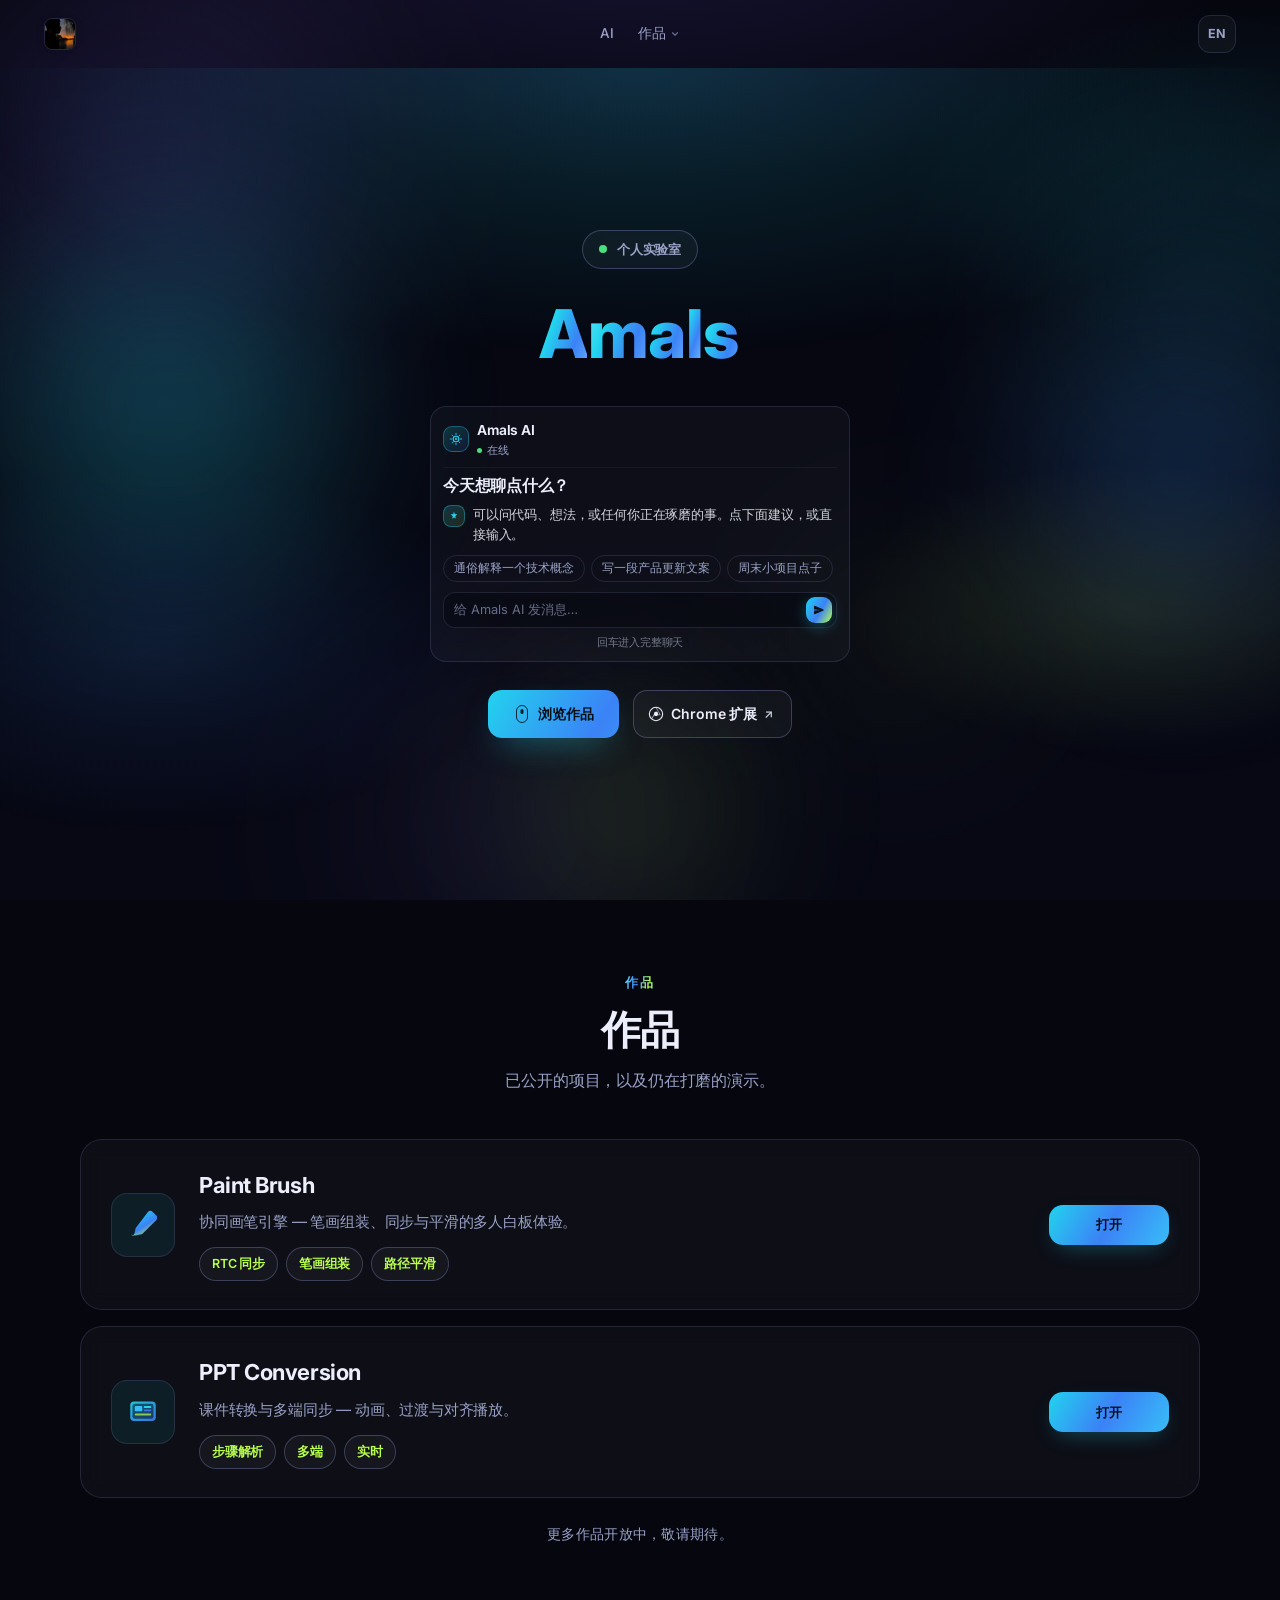
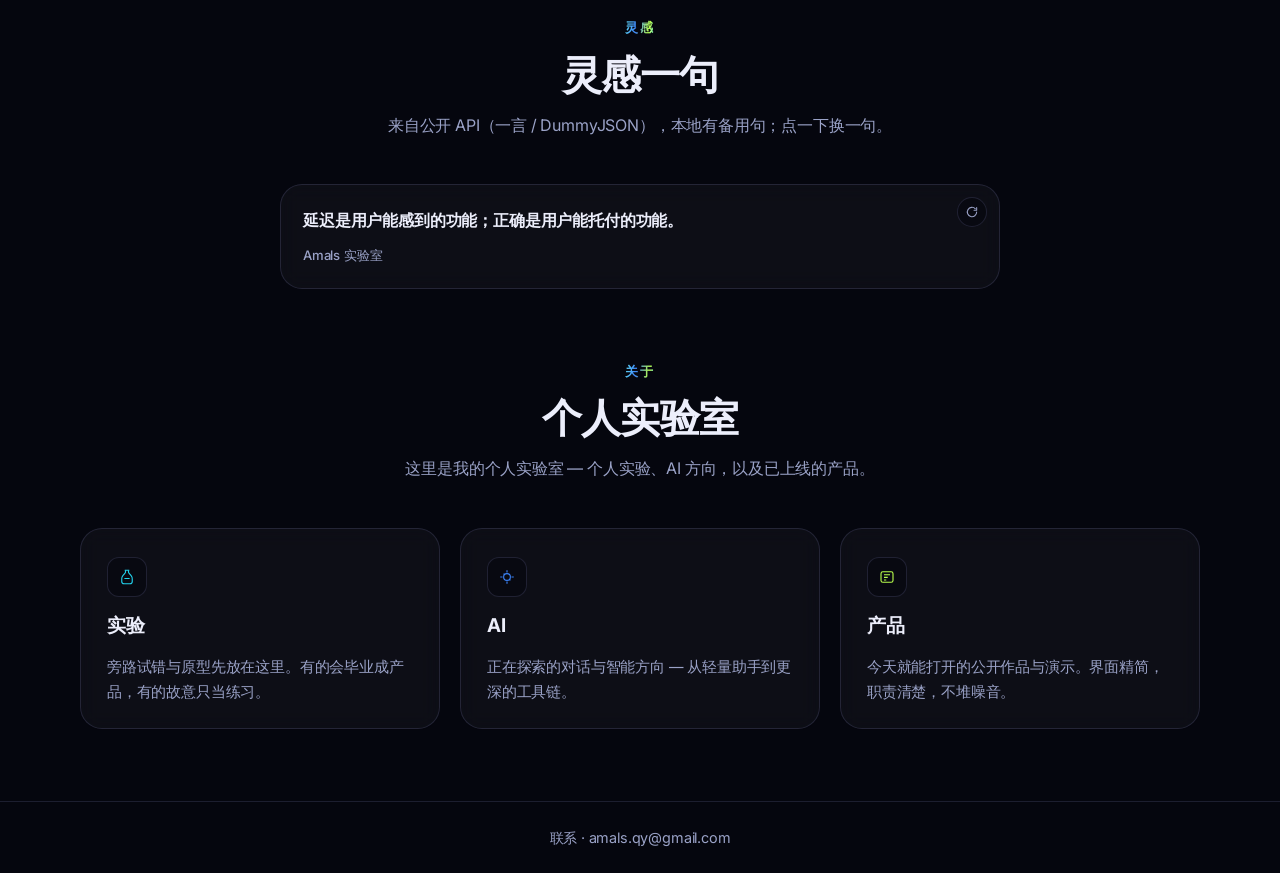
<file: zh/index.html>
<!DOCTYPE html><html lang="zh-CN"> <head><meta charset="utf-8"><meta name="viewport" content="width=device-width, initial-scale=1"><meta name="description" content="Amals — 个人实验室：实验、AI 与产品。"><title>Amals · 个人主页</title><link rel="preconnect" href="https://fonts.googleapis.com"><link rel="preconnect" href="https://fonts.gstatic.com" crossorigin><link href="https://fonts.googleapis.com/css2?family=Inter:wght@400;600;700;800&family=JetBrains+Mono:wght@600;700&display=swap" rel="stylesheet"><link rel="icon" href="/favicon.svg" type="image/svg+xml"><link rel="apple-touch-icon" href="/avatar.jpg"><script>
  (function () {
    try {
      var KEY = "amals-cn-locale";
      var stored = localStorage.getItem(KEY);
      var path = location.pathname || "/";
      var onZh = path === "/zh" || path === "/zh/" || path.indexOf("/zh/") === 0;

      function preferZh() {
        var langs = [];
        if (navigator.languages && navigator.languages.length) {
          langs = langs.concat(Array.prototype.slice.call(navigator.languages));
        }
        if (navigator.language) langs.push(navigator.language);
        for (var i = 0; i < langs.length; i++) {
          var x = String(langs[i] || "").toLowerCase();
          if (x.indexOf("zh") === 0) return true;
          if (x.indexOf("en") === 0) return false;
        }
        return false;
      }

      function toZh(p) {
        if (p === "/" || p === "") return "/zh/";
        if (p.indexOf("/zh") === 0) return p.endsWith("/") ? p : p + "/";
        return "/zh" + (p.endsWith("/") ? p : p + "/");
      }

      function toEn(p) {
        if (p === "/zh" || p === "/zh/") return "/";
        if (p.indexOf("/zh/") === 0) {
          var rest = p.slice(3);
          return rest.endsWith("/") ? rest : rest + "/";
        }
        return p.endsWith("/") ? p : p + "/";
      }

      var wantZh = stored === "zh" ? true : stored === "en" ? false : preferZh();
      if (wantZh && !onZh) {
        location.replace(toZh(path));
        return;
      }
      if (!wantZh && onZh && stored === "en") {
        location.replace(toEn(path));
      }
    } catch (e) {}
  })();
</script><link rel="stylesheet" href="/_astro/index.C-qooS0I.css"><script type="module">function h(t,n){const e=t.getAttribute("data-ai-path")||"/ai/",a=t.getAttribute("data-ai-locale")||"en",r=new URL(e,window.location.origin);n&&r.searchParams.set("q",n),r.searchParams.set("lang",a),window.location.href=r.pathname+r.search+r.hash}document.querySelectorAll("[data-ai-teaser-form]").forEach(t=>{t.addEventListener("submit",n=>{n.preventDefault();const e=t.closest(".ai-teaser");if(!e)return;const a=t.querySelector("[data-ai-teaser-input]"),r=a instanceof HTMLInputElement?a.value.trim():"";h(e,r)})});document.querySelectorAll("[data-ai-chip]").forEach(t=>{t.addEventListener("click",()=>{const n=t.closest(".ai-teaser");if(!n)return;const e=t.getAttribute("data-q")||"";h(n,e)})});const g=2500,y=14e3;function v(t){try{const n=t.getAttribute("data-quotes")||"[]",e=JSON.parse(n);return Array.isArray(e)?e:[]}catch{return[]}}function p(t,n){if(!t.length)return null;if(t.length===1)return t[0];let e=t[Math.floor(Math.random()*t.length)],a=0;for(;n&&e.text===n&&a<8;)e=t[Math.floor(Math.random()*t.length)],a+=1;return e}async function x(t){const n=new AbortController,e=window.setTimeout(()=>n.abort(),g);try{if(t==="zh"){const i=await fetch("https://v1.hitokoto.cn/?c=k&c=d&c=i&encode=json&max_length=42",{signal:n.signal});if(!i.ok)return null;const s=await i.json(),c=String(s.hitokoto||"").trim();if(!c)return null;const l=[s.from_who,s.from].filter(Boolean).join(" · ");return{text:c,from:l||void 0}}const a=await fetch("https://dummyjson.com/quotes/random",{signal:n.signal});if(!a.ok)return null;const r=await a.json(),o=String(r.quote||"").trim();return!o||o.length>110?null:{text:o,from:r.author?String(r.author):void 0}}catch{return null}finally{window.clearTimeout(e)}}const f=220;function m(t,n){const e=t.querySelector(".lab-musing-quote"),a=t.querySelector("[data-musing-text]"),r=t.querySelector(".lab-musing-from"),o=t.querySelector("[data-musing-from-text]");if(!e||!a||!r||!o)return Promise.resolve();const i=typeof window.matchMedia=="function"&&window.matchMedia("(prefers-reduced-motion: reduce)").matches,s=()=>{a.textContent=n.text,n.from?(o.textContent=n.from,r.hidden=!1):(o.textContent="",r.hidden=!0)};return i?(s(),Promise.resolve()):(e.classList.remove("is-enter"),e.classList.add("is-leave"),new Promise(c=>{window.setTimeout(()=>{s(),e.classList.remove("is-leave"),e.offsetWidth,e.classList.add("is-enter"),window.setTimeout(()=>{e.classList.remove("is-enter"),c()},f)},f)}))}function b(t){if(t.dataset.bound==="1")return;t.dataset.bound="1";const n=t.getAttribute("data-locale")||"en",e=v(t),a=t.querySelector("[data-musing-text]"),r=t.querySelector("[data-musing-next]");let o=!1;async function i({preferRemote:s,fallbackLocal:c}){if(o)return;o=!0,r&&r.classList.add("is-spinning");const l=a&&a.textContent||"";try{if(s){const d=await x(n);if(d){await m(t,d);return}if(!c)return}const u=p(e,l);u&&await m(t,u)}finally{r&&r.classList.remove("is-spinning"),o=!1}}r&&r.addEventListener("click",()=>{i({preferRemote:!0,fallbackLocal:!0})}),window.setTimeout(()=>{i({preferRemote:!0,fallbackLocal:!1})},400),window.setInterval(()=>{document.hidden||i({preferRemote:!0,fallbackLocal:!0})},y)}function w(){document.querySelectorAll(".lab-musing").forEach(b)}w();document.addEventListener("astro:page-load",w);
</script></head> <body class="site-body" data-nav-scrolled="0"> <div class="bg-mesh" aria-hidden="true"> <span class="bg-factor bg-factor-a"></span> <span class="bg-factor bg-factor-b"></span> <span class="bg-factor bg-factor-c"></span> <span class="bg-factor bg-factor-d"></span> </div> <header class="nav"> <a class="brand" href="/zh/" aria-label="Amals"> <img class="brand-avatar" src="/avatar.jpg" width="32" height="32" alt=""> </a> <nav class="nav-links" aria-label="主导航"> <a class="nav-link" href="/ai/?lang=zh">AI</a> <div class="nav-dropdown"> <a class="nav-link nav-dropdown-trigger" href="/zh/#works" aria-haspopup="true"> <span>作品</span> <svg class="nav-caret" viewBox="0 0 12 12" aria-hidden="true" focusable="false"> <path d="M3 4.5 6 7.5 9 4.5" fill="none" stroke="currentColor" stroke-width="1.4" stroke-linecap="round" stroke-linejoin="round"></path> </svg> </a> <div class="nav-dropdown-menu" role="menu"> <a class="nav-dropdown-item" role="menuitem" href="/paint-brush/?lang=zh">画笔</a> <a class="nav-dropdown-item" role="menuitem" href="/ppt-conversion/?lang=zh">PPT</a> </div> </div> </nav> <div class="nav-actions"> <a class="nav-lang" href="/" lang="en" data-locale-switch="en" aria-label="语言"> EN </a> </div> </header> <script>
  (function () {
    var root = document.body;
    if (!root || !root.classList.contains("site-body")) return;
    function setNavScrolled() {
      root.setAttribute("data-nav-scrolled", window.scrollY > 36 ? "1" : "0");
    }
    setNavScrolled();
    window.addEventListener("scroll", setNavScrolled, { passive: true });

    document.querySelectorAll("[data-locale-switch]").forEach(function (el) {
      el.addEventListener("click", function (e) {
        try {
          localStorage.setItem("amals-cn-locale", el.getAttribute("data-locale-switch") || "");
        } catch (err) {}
        var hash = location.hash || "";
        if (!hash) return;
        e.preventDefault();
        var href = el.getAttribute("href") || "";
        location.href = href.split("#")[0] + hash;
      });
    });
  })();
</script>  <main id="top"> <section class="hero home-hero hero-with-ai"> <div class="home-hero-bg" aria-hidden="true"> <span class="home-hero-orb home-hero-orb-a"></span> <span class="home-hero-orb home-hero-orb-b"></span> <span class="home-hero-orb home-hero-orb-c"></span> </div> <div class="wrap hero-inner"> <div class="home-hero-copy"> <p class="home-hero-badge"> <span class="home-hero-badge-pulse" aria-hidden="true"></span> <span>个人实验室</span> </p> <h1 class="hero-brand" aria-label="Amals"> <span class="hero-letter" style="--i: 0"> A </span><span class="hero-letter" style="--i: 1"> m </span><span class="hero-letter" style="--i: 2"> a </span><span class="hero-letter" style="--i: 3"> l </span><span class="hero-letter" style="--i: 4"> s </span> </h1> <div class="ai-teaser" data-ai-path="/ai/" data-ai-locale="zh"><div class="ai-teaser-shell"><div class="ai-teaser-head"><span class="ai-teaser-mark" aria-hidden="true"><svg viewBox="0 0 24 24" width="16" height="16" fill="none"><circle cx="12" cy="12" r="4.2" stroke="url(#teaserSpark)" stroke-width="1.6"></circle><circle cx="12" cy="12" r="1.6" fill="url(#teaserSpark)"></circle><path d="M12 3.5v2.2M12 18.3v2.2M3.5 12h2.2M18.3 12h2.2M6.2 6.2l1.5 1.5M16.3 16.3l1.5 1.5M6.2 17.8l1.5-1.5M16.3 7.7l1.5-1.5" stroke="#22d3ee" stroke-width="1.3" stroke-linecap="round"></path><defs><linearGradient id="teaserSpark" x1="0" y1="0" x2="24" y2="24"><stop offset="0%" stop-color="#22d3ee"></stop><stop offset="50%" stop-color="#3b82f6"></stop><stop offset="100%" stop-color="#b8ff4d"></stop></linearGradient></defs></svg></span><div class="ai-teaser-head-text"><span class="ai-teaser-label">Amals AI</span><span class="ai-teaser-status"><span class="ai-teaser-dot" aria-hidden="true"></span>在线</span></div></div><div class="ai-teaser-body"><p class="ai-teaser-welcome">今天想聊点什么？</p><div class="ai-teaser-bubble"><span class="ai-teaser-avatar" aria-hidden="true"><svg viewBox="0 0 24 24" width="12" height="12" fill="none"><path d="M12 3.2 13.4 8.2 18.5 9.2 14.4 12.4 15.6 17.6 12 14.9 8.4 17.6 9.6 12.4 5.5 9.2 10.6 8.2Z" fill="url(#teaserStar)"></path><defs><linearGradient id="teaserStar" x1="5" y1="3" x2="19" y2="18"><stop offset="0%" stop-color="#22d3ee"></stop><stop offset="55%" stop-color="#3b82f6"></stop><stop offset="100%" stop-color="#b8ff4d"></stop></linearGradient></defs></svg></span><p>可以问代码、想法，或任何你正在琢磨的事。点下面建议，或直接输入。</p></div><div class="ai-teaser-chips" role="list"><button type="button" class="ai-teaser-chip" role="listitem" data-ai-chip data-q="通俗解释一个技术概念">通俗解释一个技术概念</button><button type="button" class="ai-teaser-chip" role="listitem" data-ai-chip data-q="写一段产品更新文案">写一段产品更新文案</button><button type="button" class="ai-teaser-chip" role="listitem" data-ai-chip data-q="周末小项目点子">周末小项目点子</button></div></div><form class="ai-teaser-composer" data-ai-teaser-form><label class="sr-only" for="ai-teaser-input">给 Amals AI 发消息…</label><input id="ai-teaser-input" class="ai-teaser-input" type="text" name="q" maxlength="500" autocomplete="off" placeholder="给 Amals AI 发消息…" data-ai-teaser-input><button class="ai-teaser-send" type="submit" aria-label="开始聊天" title="开始聊天"><svg viewBox="0 0 24 24" width="13" height="13" aria-hidden="true"><path fill="currentColor" d="M3.4 20.4l17.45-7.48c.81-.35.81-1.49 0-1.84L3.4 3.6c-.66-.28-1.39.2-1.39.91l.01 5.45c0 .5.37.93.87.99L17 12 2.89 13.05c-.5.06-.87.49-.87.99l-.01 5.45c0 .71.73 1.19 1.39.91z"></path></svg></button></form><p class="ai-teaser-hint">回车进入完整聊天</p></div></div> <div class="hero-actions"> <a class="btn btn-primary home-hero-cta" href="/zh/#works"> <span class="scroll-icon" aria-hidden="true"> <span class="scroll-icon-frame"> <span class="scroll-icon-dot"></span> </span> </span> <span>浏览作品</span> </a> <a class="chrome-nav-btn" href="https://amals-chrome.com/" target="_blank" rel="noopener noreferrer"> <svg class="chrome-nav-icon" viewBox="0 0 24 24" aria-hidden="true" focusable="false"> <circle cx="12" cy="12" r="10" fill="none" stroke="currentColor" stroke-width="1.6"></circle> <circle cx="12" cy="12" r="3.2" fill="currentColor"></circle> <path d="M12 2.4 L18.4 13.2 H12" fill="none" stroke="currentColor" stroke-width="1.5" stroke-linecap="round" stroke-linejoin="round" opacity="0.55"></path> <path d="M5.6 18.8 L12 8.8" fill="none" stroke="currentColor" stroke-width="1.5" stroke-linecap="round" opacity="0.75"></path> </svg> <span>Chrome 扩展</span> <span class="chrome-nav-arrow" aria-hidden="true">↗</span> </a> </div> </div> </div> </section> <div class="wrap site-content"> <section id="works" class="site-section" aria-label="作品"> <header class="site-section-heading"> <p class="section-label">作品</p> <h2 class="section-title">作品</h2> <p class="section-desc">已公开的项目，以及仍在打磨的演示。</p> </header> <ul class="work-grid"> <li class="work-card"> <a class="work-card-link" href="/paint-brush/?lang=zh">  <div class="work-icon" aria-hidden="true"> <svg class="work-icon-svg" viewBox="0 0 48 48" aria-hidden="true"> <defs> <linearGradient id="brush-body-0" x1="20%" y1="0%" x2="80%" y2="100%"> <stop offset="0%" stop-color="#22d3ee"></stop> <stop offset="55%" stop-color="#3b82f6"></stop> <stop offset="100%" stop-color="#b8ff4d"></stop> </linearGradient> <linearGradient id="brush-tip-0" x1="0%" y1="0%" x2="100%" y2="100%"> <stop offset="0%" stop-color="#b8ff4d"></stop> <stop offset="100%" stop-color="#22d3ee"></stop> </linearGradient> </defs> <path fill="url(#brush-body-0)" d="M30.8 6.2c1.6-1.6 4.2-1.6 5.8 0l5.2 5.2c1.6 1.6 1.6 4.2 0 5.8L23.6 35.4c-.5.5-1.1.8-1.8 1l-7.4 1.7c-1.2.3-2.3-.8-2-2l1.7-7.4c.2-.7.5-1.3 1-1.8L30.8 6.2z"></path> <path fill="url(#brush-tip-0)" d="M9.2 37.8c3.4-.8 6.2-2.4 8.1-4.5l-3.6 3.6c-1.1 1.1-2.7 1.5-4.2 1.1-.5-.1-.7-.7-.6-1.1.1-.2.2-.4.3-.5z"></path> </svg> </div> <div class="work-meta"> <h3 class="work-title">Paint Brush</h3> <p class="work-body">协同画笔引擎 — 笔画组装、同步与平滑的多人白板体验。</p> <ul class="work-features"> <li>RTC 同步</li><li>笔画组装</li><li>路径平滑</li> </ul> </div> <div class="work-actions"> <span class="btn btn-primary btn-sm work-cta-btn"> 打开 </span> </div>  </a> </li><li class="work-card"> <a class="work-card-link" href="/ppt-conversion/?lang=zh">  <div class="work-icon" aria-hidden="true"> <svg class="work-icon-svg" viewBox="0 0 48 48" aria-hidden="true"> <defs> <linearGradient id="ppt-frame-1" x1="10%" y1="0%" x2="90%" y2="100%"> <stop offset="0%" stop-color="#22d3ee"></stop> <stop offset="100%" stop-color="#3b82f6"></stop> </linearGradient> </defs> <rect x="7" y="10" width="34" height="26" rx="5" fill="url(#ppt-frame-1)" opacity="0.9"></rect> <rect x="10" y="13" width="28" height="20" rx="3" fill="rgba(5,6,14,0.55)"></rect> <rect x="13" y="16" width="10" height="7" rx="1.5" fill="#38bdf8"></rect> <rect x="25" y="16" width="10" height="2.5" rx="1.2" fill="#22d3ee"></rect> <rect x="25" y="20.5" width="10" height="2.5" rx="1.2" fill="#3b82f6" opacity="0.85"></rect> <rect x="13" y="26" width="22" height="2.5" rx="1.2" fill="#b8ff4d" opacity="0.7"></rect> </svg> </div> <div class="work-meta"> <h3 class="work-title">PPT Conversion</h3> <p class="work-body">课件转换与多端同步 — 动画、过渡与对齐播放。</p> <ul class="work-features"> <li>步骤解析</li><li>多端</li><li>实时</li> </ul> </div> <div class="work-actions"> <span class="btn btn-primary btn-sm work-cta-btn"> 打开 </span> </div>  </a> </li> </ul> <p class="works-more">更多作品开放中，敬请期待。</p> </section> <section class="site-section" aria-label="灵感"> <header class="site-section-heading"> <p class="section-label">灵感</p> <h2 class="section-title">灵感一句</h2> <p class="section-desc">来自公开 API（一言 / DummyJSON），本地有备用句；点一下换一句。</p> </header> <aside class="lab-musing" data-locale="zh" data-quotes="[{&#34;text&#34;:&#34;先把细路径跑通。打磨是循环，不是闸门。&#34;,&#34;from&#34;:&#34;Amals 实验室&#34;},{&#34;text&#34;:&#34;延迟是用户能感到的功能；正确是用户能托付的功能。&#34;,&#34;from&#34;:&#34;Amals 实验室&#34;},{&#34;text&#34;:&#34;只在你机器上能跑，那它仍是原型。&#34;,&#34;from&#34;:&#34;Amals 实验室&#34;},{&#34;text&#34;:&#34;同步看起来简单，直到第二个客户端连上来。&#34;,&#34;from&#34;:&#34;Amals 实验室&#34;},{&#34;text&#34;:&#34;安静的滚动条和清楚的失败态，比再加一层紫渐变更值钱。&#34;,&#34;from&#34;:&#34;Amals 实验室&#34;},{&#34;text&#34;:&#34;一个诚实的约束，胜过三层聪明的抽象。&#34;,&#34;from&#34;:&#34;Amals 实验室&#34;},{&#34;text&#34;:&#34;日志是写给未来自己的界面。&#34;,&#34;from&#34;:&#34;Amals 实验室&#34;},{&#34;text&#34;:&#34;移动端不是缩小版桌面——它是另一套输入契约。&#34;,&#34;from&#34;:&#34;Amals 实验室&#34;},{&#34;text&#34;:&#34;默认只读；除非 URL 明确说可以写。&#34;,&#34;from&#34;:&#34;Amals 实验室&#34;},{&#34;text&#34;:&#34;最好的演示，不用打开仓库也能讲清协议。&#34;,&#34;from&#34;:&#34;Amals 实验室&#34;},{&#34;text&#34;:&#34;空谈廉价。给我看数据包。&#34;,&#34;from&#34;:&#34;Amals 实验室&#34;},{&#34;text&#34;:&#34;兜底不是失败——是给坏网络留的体面。&#34;,&#34;from&#34;:&#34;Amals 实验室&#34;}]" aria-label="灵感"> <button type="button" class="lab-musing-next" data-musing-next aria-label="换一句"> <svg class="lab-musing-next-icon" viewBox="0 0 24 24" fill="none" aria-hidden="true"> <path d="M20 12a8 8 0 1 1-2.2-5.5" stroke="currentColor" stroke-width="1.8" stroke-linecap="round"></path> <path d="M20 4.5V9h-4.5" stroke="currentColor" stroke-width="1.8" stroke-linecap="round" stroke-linejoin="round"></path> </svg> </button> <blockquote class="lab-musing-quote"> <p class="lab-musing-text" data-musing-text>延迟是用户能感到的功能；正确是用户能托付的功能。</p> <footer class="lab-musing-from"> <span data-musing-from-text>Amals 实验室</span> </footer> </blockquote> </aside>  </section> <section id="about" class="site-section" aria-label="关于"> <header class="site-section-heading"> <p class="section-label">关于</p> <h2 class="section-title">个人实验室</h2> <p class="section-desc">这里是我的个人实验室 — 个人实验、AI 方向，以及已上线的产品。</p> </header> <div class="values-grid"> <article class="value-card"> <div class="value-icon" aria-hidden="true"> <svg viewBox="0 0 24 24" fill="none" stroke="currentColor" stroke-width="1.5"> <path d="M9 3h6"></path> <path d="M10 3v2.2c0 .8-.3 1.5-.9 2L6.5 10.2A6.2 6.2 0 0 0 5 14.5V18a3 3 0 0 0 3 3h8a3 3 0 0 0 3-3v-3.5a6.2 6.2 0 0 0-1.5-4.3L14.9 7.2c-.6-.5-.9-1.2-.9-2V3"></path> <path d="M8.5 14h7"></path> </svg> </div> <h3>实验</h3> <p>旁路试错与原型先放在这里。有的会毕业成产品，有的故意只当练习。</p> </article> <article class="value-card"> <div class="value-icon" aria-hidden="true"> <svg viewBox="0 0 24 24" fill="none" stroke="currentColor" stroke-width="1.5"> <path d="M12 3v3"></path> <path d="M12 18v3"></path> <path d="M3 12h3"></path> <path d="M18 12h3"></path> <circle cx="12" cy="12" r="4.5"></circle> <path d="M7.5 7.5 9 9"></path> <path d="M15 15l1.5 1.5"></path> </svg> </div> <h3>AI</h3> <p>正在探索的对话与智能方向 — 从轻量助手到更深的工具链。</p> </article> <article class="value-card"> <div class="value-icon" aria-hidden="true"> <svg viewBox="0 0 24 24" fill="none" stroke="currentColor" stroke-width="1.5"> <rect x="4" y="5" width="16" height="14" rx="2.5"></rect> <path d="M8 9h8"></path> <path d="M8 12.5h5"></path> <path d="M8 16h3"></path> </svg> </div> <h3>产品</h3> <p>今天就能打开的公开作品与演示。界面精简，职责清楚，不堆噪音。</p> </article> </div> </section> </div> </main>  <footer class="site-footer"> <div class="wrap footer-inner"> <p> <a href="mailto:amals.qy@gmail.com">联系</a>
· amals.qy@gmail.com </p> </div> </footer> </body></html>
</file>
<file: _astro/index.C-qooS0I.css>
:root{--bg: #05060e;--panel: rgba(255, 255, 255, .035);--panel-hover: rgba(255, 255, 255, .055);--surface: rgba(255, 255, 255, .035);--border: rgba(148, 158, 220, .16);--border-subtle: rgba(255, 255, 255, .04);--border-strong: rgba(148, 158, 220, .3);--fg: #eceefb;--muted: #9aa2c7;--muted-soft: #9aa2c7;--accent: #22d3ee;--accent-2: #b8ff4d;--gradient: linear-gradient(120deg, #22d3ee, #3b82f6 50%, #b8ff4d);--gradient-text: linear-gradient(100deg, #67e8f9 0%, #3b82f6 38%, #b8ff4d 78%, #67e8f9 100%);--gradient-brand: linear-gradient(120deg, #22d3ee, #3b82f6 55%, #b8ff4d);--gradient-btn: linear-gradient(120deg, #22d3ee, #3b82f6 50%, #38bdf8);--glow-accent: rgba(34, 211, 238, .35);--header-bg: rgba(6, 7, 16, .72);--header-height: 68px;--shadow-card: 0 18px 50px -28px rgba(0, 0, 0, .65);--font: Inter, "PingFang SC", "HarmonyOS Sans SC", "Microsoft YaHei", -apple-system, system-ui, "Segoe UI", Roboto, sans-serif;--font-mono: ui-monospace, "SF Mono", Menlo, Consolas, monospace;--ease: cubic-bezier(.4, 0, .2, 1);--ease-out: cubic-bezier(.22, 1, .36, 1);--line-tight: 1.15;--line-body: 1.6;--line-loose: 1.75;--space-1: 4px;--space-2: 8px;--space-3: 12px;--space-4: 16px;--space-5: 20px;--space-6: 24px;--space-7: 32px;--space-8: 48px;--radius-xs: 8px;--radius-sm: 12px;--radius-md: 14px;--radius: 16px;--radius-lg: 22px;--max: 1120px;--scrollbar-size: 6px;--scrollbar-track: transparent;--scrollbar-thumb: rgba(124, 92, 255, .28);--scrollbar-thumb-hover: rgba(124, 92, 255, .48)}*{box-sizing:border-box;scrollbar-width:thin;scrollbar-color:var(--scrollbar-thumb) var(--scrollbar-track)}html{scroll-behavior:smooth;scroll-padding-top:calc(var(--header-height) + 18px);color-scheme:dark}*::-webkit-scrollbar{width:var(--scrollbar-size);height:var(--scrollbar-size)}*::-webkit-scrollbar-track{background:var(--scrollbar-track)}*::-webkit-scrollbar-thumb{background-color:var(--scrollbar-thumb);border-radius:999px;border:2px solid transparent;background-clip:padding-box}*::-webkit-scrollbar-thumb:hover{background-color:var(--scrollbar-thumb-hover)}*::-webkit-scrollbar-corner{background:transparent}body{margin:0;min-height:100vh;display:flex;flex-direction:column;background:var(--bg);color:var(--fg);font-family:var(--font);font-size:16px;line-height:var(--line-body);letter-spacing:-.011em;-webkit-font-smoothing:antialiased}body>main{flex:1 0 auto;width:100%;position:relative;z-index:1}a{color:inherit;text-decoration:none;transition:color .25s var(--ease)}a:hover{color:var(--accent-2)}.bg-mesh{position:fixed;inset:0;pointer-events:none;z-index:0;overflow:hidden;background:radial-gradient(ellipse 80% 50% at 50% -10%,rgba(124,92,255,.16),transparent 60%),radial-gradient(ellipse 60% 40% at 100% 20%,rgba(34,211,238,.08),transparent 50%),linear-gradient(180deg,#05060e,#070814)}.bg-factor{position:absolute;border-radius:50%;filter:blur(56px);opacity:.45;mix-blend-mode:screen;will-change:transform,opacity}.bg-factor-a{width:48vmax;height:48vmax;left:-12%;top:-18%;background:radial-gradient(circle,rgba(124,92,255,.4) 0%,transparent 68%);animation:mesh-a 18s ease-in-out infinite alternate}.bg-factor-b{width:40vmax;height:40vmax;right:-14%;top:8%;background:radial-gradient(circle,rgba(34,211,238,.22) 0%,transparent 70%);animation:mesh-b 22s ease-in-out infinite alternate}.bg-factor-c{width:34vmax;height:34vmax;left:22%;bottom:-16%;background:radial-gradient(circle,rgba(124,92,255,.18) 0%,transparent 72%);animation:mesh-c 26s ease-in-out infinite alternate}.bg-factor-d{width:24vmax;height:24vmax;right:18%;bottom:12%;background:radial-gradient(circle,rgba(184,255,77,.1) 0%,transparent 70%);animation:mesh-d 16s ease-in-out infinite alternate}@keyframes mesh-a{0%{transform:translateZ(0) scale(1)}to{transform:translate3d(12%,18%,0) scale(1.18)}}@keyframes mesh-b{0%{transform:translateZ(0) scale(1.05)}to{transform:translate3d(-16%,14%,0) scale(1.22)}}@keyframes mesh-c{0%{transform:translateZ(0) scale(1.1)}to{transform:translate3d(10%,-20%,0) scale(.92)}}@keyframes mesh-d{0%{transform:translateZ(0) scale(.95);opacity:.45}to{transform:translate3d(-18%,-10%,0) scale(1.25);opacity:.8}}.wrap{position:relative;z-index:1;width:min(100% - 2 * clamp(18px,4vw,44px),var(--max));margin-inline:auto}.nav{position:sticky;top:0;z-index:50;flex-shrink:0;display:grid;grid-template-columns:1fr auto 1fr;align-items:center;column-gap:16px;height:var(--header-height);padding:0 clamp(18px,4vw,44px);border-bottom:1px solid transparent;background:transparent;backdrop-filter:none;transition:background-color .35s,border-color .35s,backdrop-filter .35s}.site-body[data-nav-scrolled="1"] .nav{background:var(--header-bg);border-bottom-color:var(--border);backdrop-filter:blur(18px) saturate(150%)}.brand{display:inline-flex;align-items:center;justify-self:start;grid-column:1;line-height:0;flex-shrink:0}.brand-avatar{width:32px;height:32px;border-radius:8px;display:block;flex-shrink:0;object-fit:cover;border:1px solid var(--border);box-shadow:0 3px 9px #0000002e;transition:transform .45s var(--ease-out),border-color .25s var(--ease),filter .35s ease}.brand:hover .brand-avatar{transform:scale(1.08);border-color:var(--border-strong);filter:drop-shadow(0 4px 12px rgba(0,0,0,.3))}.nav-links{display:flex;align-items:center;justify-content:center;gap:4px;flex-wrap:wrap;justify-self:center;grid-column:2;margin:0}.nav-link{position:relative;display:inline-flex;align-items:center;gap:4px;color:var(--muted);font-size:13.5px;font-weight:500;letter-spacing:-.01em;padding:8px 10px;border-radius:999px;border:none;background:transparent;box-shadow:none;transform:none;transition:color .25s var(--ease)}.nav-link:after{content:"";position:absolute;left:50%;bottom:2px;width:0;height:1.5px;background:var(--gradient-brand);border-radius:2px;opacity:1;transform:translate(-50%);transition:width .3s var(--ease-out);pointer-events:none}.nav-link:hover{color:var(--fg);background:transparent;transform:none;box-shadow:none}.nav-link:hover:after,.nav-dropdown:hover>.nav-dropdown-trigger:after,.nav-dropdown:focus-within>.nav-dropdown-trigger:after{width:calc(100% - 20px)}.nav-actions{display:flex;align-items:center;justify-content:flex-end;gap:8px;flex-shrink:0;justify-self:end;grid-column:3}.nav-lang{display:grid;place-items:center;width:38px;height:38px;padding:0;border-radius:12px;border:1px solid var(--border);background:var(--surface);color:var(--muted);font-size:12.5px;font-weight:700;letter-spacing:.02em;transition:color .25s ease,border-color .25s ease,transform .3s var(--ease-out),box-shadow .3s ease}.nav-lang:after{display:none}.nav-lang:hover{color:var(--fg);background:var(--surface);border-color:var(--border-strong);transform:translateY(-2px);box-shadow:0 8px 22px -12px var(--glow-accent)}.nav-dropdown{position:relative}.nav-caret{width:10px;height:10px;opacity:.65;transition:transform .18s var(--ease),opacity .18s var(--ease)}.nav-dropdown:hover .nav-caret,.nav-dropdown:focus-within .nav-caret{transform:rotate(180deg);opacity:1}.nav-dropdown-menu{position:absolute;top:calc(100% + 4px);left:50%;min-width:128px;padding:6px;border-radius:12px;border:1px solid var(--border-strong);background:#080a14f5;box-shadow:0 12px 32px #0006;backdrop-filter:blur(14px);opacity:0;visibility:hidden;transform:translate(-50%,2px);transition:opacity .14s var(--ease),transform .14s var(--ease),visibility .14s var(--ease);z-index:20}.nav-dropdown:after{content:"";position:absolute;left:0;right:0;top:100%;height:8px}.nav-dropdown:hover .nav-dropdown-menu,.nav-dropdown:focus-within .nav-dropdown-menu{opacity:1;visibility:visible;transform:translate(-50%)}.nav-dropdown-item{position:relative;display:block;padding:8px 12px;border-radius:7px;color:var(--muted-soft);font-size:13px;font-weight:500;background:transparent;border:none;transition:color .16s var(--ease),background .16s var(--ease)}.nav-dropdown-item:hover{color:var(--fg);background:#7c5cff1f}.chrome-nav-btn{display:inline-flex;align-items:center;gap:7px;padding:7px 12px 7px 10px;border-radius:var(--radius-md);font-size:13px;font-weight:600;letter-spacing:-.01em;color:var(--fg)!important;background:var(--surface);border:1px solid var(--border-strong);box-shadow:none;transition:transform .25s var(--ease-out),border-color .25s ease,box-shadow .3s ease}.chrome-nav-btn:hover{color:var(--fg)!important;transform:translateY(-2px);border-color:var(--accent);box-shadow:0 10px 26px -14px var(--glow-accent)}.chrome-nav-icon{width:16px;height:16px;flex-shrink:0}.chrome-nav-arrow{font-size:12px;opacity:.85;transition:transform .18s var(--ease)}.chrome-nav-btn:hover .chrome-nav-arrow{transform:translate(1px,-1px)}@media (max-width: 420px){.chrome-nav-btn span:not(.chrome-nav-arrow){max-width:9.5em;overflow:hidden;text-overflow:ellipsis;white-space:nowrap}}.hero{min-height:calc(100dvh - var(--header-height));display:flex;flex-direction:column;align-items:stretch;padding:0;text-align:center;overflow:visible}.home-hero{position:relative;min-height:calc(100dvh - var(--header-height));overflow:hidden}.home-hero-bg{position:absolute;inset:0;pointer-events:none;z-index:0;overflow:hidden;background:radial-gradient(ellipse 90% 60% at 50% 0%,rgba(34,211,238,.18),transparent 58%),radial-gradient(ellipse 50% 40% at 12% 70%,rgba(59,130,246,.12),transparent 55%),radial-gradient(ellipse 45% 35% at 88% 65%,rgba(184,255,77,.1),transparent 50%)}.home-hero-orb{position:absolute;border-radius:50%;filter:blur(52px);opacity:.7;mix-blend-mode:screen;will-change:transform}.home-hero-orb-a{width:42vmax;height:42vmax;left:-8%;top:8%;background:radial-gradient(circle,rgba(34,211,238,.4) 0%,transparent 68%);animation:home-orb-a 16s ease-in-out infinite alternate}.home-hero-orb-b{width:36vmax;height:36vmax;right:-10%;top:22%;background:radial-gradient(circle,rgba(59,130,246,.28) 0%,transparent 70%);animation:home-orb-b 20s ease-in-out infinite alternate}.home-hero-orb-c{width:30vmax;height:30vmax;left:34%;bottom:-12%;background:radial-gradient(circle,rgba(184,255,77,.16) 0%,transparent 72%);animation:home-orb-c 18s ease-in-out infinite alternate}@keyframes home-orb-a{0%{transform:translateZ(0) scale(1)}to{transform:translate3d(10%,14%,0) scale(1.12)}}@keyframes home-orb-b{0%{transform:translateZ(0) scale(1.04)}to{transform:translate3d(-12%,10%,0) scale(1.16)}}@keyframes home-orb-c{0%{transform:translateZ(0) scale(1)}to{transform:translate3d(8%,-12%,0) scale(1.14)}}.hero-inner{position:relative;z-index:1;flex:1 1 auto;display:flex;flex-direction:column;align-items:center;justify-content:center;gap:var(--space-6);max-width:min(920px,100%);width:min(100% - 2 * var(--space-6),var(--max));margin-inline:auto;overflow:visible;padding:clamp(48px,8vh,96px) 0}.home-hero-copy{display:flex;flex-direction:column;align-items:center;width:100%;max-width:720px;margin:0 auto;gap:0}.home-hero-badge{display:inline-flex;align-items:center;gap:10px;width:fit-content;margin:0;padding:8px 16px;border-radius:999px;border:1px solid var(--border-strong);background:var(--surface);font-size:13px;font-weight:600;color:var(--muted);backdrop-filter:blur(8px);animation:rise .7s var(--ease) both}.home-hero-badge-pulse{width:8px;height:8px;border-radius:50%;background:#4ade80;box-shadow:0 0 #4ade808c;animation:home-badge-pulse 2s ease-out infinite}@keyframes home-badge-pulse{0%{box-shadow:0 0 #4ade808c}70%{box-shadow:0 0 0 8px #4ade8000}to{box-shadow:0 0 #4ade8000}}.home-hero-lede{margin:18px 0 0;max-width:34em;font-size:clamp(16px,2vw,18px);line-height:1.6;color:var(--muted);animation:rise .8s var(--ease) .2s both}.hero-with-ai .hero-brand{font-size:clamp(2.4rem,8vw,4.2rem)}.hero-with-ai .hero-inner{justify-content:center;gap:clamp(14px,2.4vh,28px);max-width:min(720px,100%)}.home-hero .ai-teaser{margin-top:28px}.not-found-hero .home-hero-lede{margin-top:18px}.sr-only{position:absolute;width:1px;height:1px;padding:0;margin:-1px;overflow:hidden;clip:rect(0,0,0,0);white-space:nowrap;border:0}.ai-teaser{width:min(100%,420px);animation:rise .8s var(--ease) .28s both}.ai-teaser-shell{position:relative;padding:12px 12px 10px;border-radius:16px;background:#ffffff08;border:1px solid var(--border);box-shadow:none;backdrop-filter:blur(16px);text-align:left;transition:border-color .3s ease}.ai-teaser-shell:hover{border-color:#22d3ee59}.ai-teaser-head{display:flex;align-items:center;gap:8px;margin-bottom:8px;padding-bottom:8px;border-bottom:1px solid var(--border-subtle)}.ai-teaser-mark{width:26px;height:26px;border-radius:9px;display:grid;place-items:center;color:#fff;background:linear-gradient(145deg,#22d3ee2e,#3b82f61f);border:1px solid rgba(34,211,238,.35);flex:0 0 auto}.ai-teaser-head-text{display:flex;flex-direction:column;gap:1px;min-width:0}.ai-teaser-label{font-size:.86rem;font-weight:650;letter-spacing:-.01em;color:var(--fg)}.ai-teaser-status{display:inline-flex;align-items:center;gap:5px;font-size:.68rem;font-weight:500;color:var(--muted)}.ai-teaser-dot{width:5px;height:5px;border-radius:50%;background:#4ade80;animation:ai-teaser-pulse 2.2s ease-in-out infinite}.ai-teaser-welcome{margin:0 0 8px;font-size:.98rem;font-weight:600;letter-spacing:-.015em;line-height:1.3;color:var(--fg)}.ai-teaser-bubble{display:grid;grid-template-columns:22px minmax(0,1fr);gap:8px;align-items:start;margin-bottom:10px}.ai-teaser-avatar{width:22px;height:22px;border-radius:8px;display:grid;place-items:center;color:#fff;background:linear-gradient(145deg,#22d3ee33,#b8ff4d1f);border:1px solid rgba(34,211,238,.35);margin-top:1px;flex-shrink:0}.ai-teaser-bubble p{margin:0;padding:0;border:0;background:transparent;color:#eef0f6e0;font-size:.84rem;line-height:1.5;font-weight:400}.ai-teaser-chips{display:flex;flex-wrap:wrap;gap:6px;margin-bottom:10px}.ai-teaser-chip{appearance:none;border:1px solid var(--border);background:transparent;color:var(--muted);border-radius:999px;padding:5px 10px;font:inherit;font-size:.72rem;font-weight:500;line-height:1.3;cursor:pointer;transition:border-color .15s var(--ease),background .15s var(--ease),color .15s var(--ease)}.ai-teaser-chip:hover{color:var(--fg);border-color:#22d3ee66;background:#22d3ee14}.ai-teaser-composer{display:flex;align-items:center;gap:6px;padding:4px 4px 4px 10px;border-radius:12px;border:1px solid var(--border);background:#05060e80;transition:border-color .15s var(--ease)}.ai-teaser-composer:focus-within{border-color:#22d3ee73}.ai-teaser-input{flex:1 1 auto;min-width:0;height:26px;padding:0;border:0;background:transparent;color:var(--fg);font:inherit;font-size:.8rem;outline:none}.ai-teaser-input::placeholder{color:#9aa2c7a6}.ai-teaser-send{flex:0 0 auto;width:26px;height:26px;border:0;border-radius:9px;display:grid;place-items:center;color:#041018;cursor:pointer;background:linear-gradient(120deg,#22d3ee,#3b82f6 55%,#b8ff4d);box-shadow:0 4px 14px #22d3ee47;transition:transform .15s var(--ease),filter .15s var(--ease)}.ai-teaser-send svg{width:12px;height:12px}.ai-teaser-send:hover{filter:brightness(1.06);transform:translateY(-1px)}.ai-teaser-hint{margin:6px 2px 0;font-size:.68rem;color:#9aa3b8b3;text-align:center}@keyframes ai-teaser-pulse{0%,to{opacity:.55}50%{opacity:1}}@media (max-width: 520px){.ai-teaser-shell{padding:11px 10px 9px;border-radius:14px}.ai-teaser-welcome{font-size:.92rem}.ai-teaser-chip{font-size:.7rem}}.hero-brand{margin:22px auto 0;font-size:clamp(3.2rem,10vw,5.5rem);font-weight:800;line-height:1.05;letter-spacing:-.03em;display:inline-flex;justify-content:center;flex-wrap:nowrap;overflow:visible;padding:.12em .2em;box-sizing:content-box}.hero-letter{display:inline-block;background:linear-gradient(110deg,#67e8f9,#22d3ee 18%,#3b82f6 40%,#60a5fa 55%,#b8ff4d 72%,#22d3ee 88%,#67e8f9);background-size:220% 100%;-webkit-background-clip:text;background-clip:text;color:transparent;padding:0 .01em;overflow:visible;will-change:transform,filter,background-position;filter:drop-shadow(0 0 18px rgba(34,211,238,.35));animation:letter-in .75s var(--ease) both,letter-float 2.6s ease-in-out infinite,hero-title-flow 5s linear infinite;animation-delay:calc(var(--i) * .08s),calc(var(--i) * .14s),calc(var(--i) * .1s)}.hero-letter:last-child{padding-right:.08em}.hero-lead{margin:var(--space-5) auto 0;max-width:34rem;color:var(--muted);font-size:1.12rem;line-height:1.7;animation:rise .8s var(--ease) .35s both}.hero-actions{position:relative;z-index:1;flex:0 0 auto;display:flex;flex-wrap:wrap;align-items:center;justify-content:center;gap:14px;margin:28px 0 0;padding:0;animation:rise .8s var(--ease) .45s both}.home-hero-cta.btn-primary{height:48px;padding:0 26px;border-radius:var(--radius-md);white-space:nowrap;background:var(--gradient-btn);background-size:180% 100%;box-shadow:0 14px 34px -14px #22d3ee8c;transition:transform .25s var(--ease-out),background-position .4s ease,box-shadow .3s ease}.home-hero-cta.btn-primary:hover{transform:translateY(-2px);background-position:100% 0;box-shadow:0 18px 44px -14px #22d3eeb3}.home-hero .chrome-nav-btn{height:48px;padding:0 18px 0 14px;border-radius:var(--radius-md);font-size:14px;font-weight:600;color:var(--fg)!important;background:var(--surface);background-size:auto;border:1px solid var(--border-strong);box-shadow:none;animation:none;backdrop-filter:blur(8px)}.home-hero .chrome-nav-btn:hover{color:var(--fg)!important;transform:translateY(-2px);filter:none;border-color:var(--accent);box-shadow:0 10px 26px -14px var(--glow-accent)}@media (max-width: 520px){.hero-actions .btn{white-space:normal;text-align:center;line-height:1.3;height:auto;min-height:48px;padding:10px 18px}}.btn{display:inline-flex;align-items:center;justify-content:center;gap:8px;padding:11px 20px;border-radius:var(--radius-md);font-family:var(--font);font-size:14px;font-weight:600;border:none;cursor:pointer;transition:transform .25s var(--ease-out),box-shadow .25s var(--ease)}.btn:hover{transform:translateY(-1px)}.btn-sm{height:40px;padding:0 16px;font-size:13px}.btn-primary{background:var(--gradient-btn);color:#041018;box-shadow:0 8px 24px -10px #22d3ee73}.btn-primary:hover{color:#041018;box-shadow:0 12px 32px -10px #22d3ee99}.btn-ghost{background:var(--surface);color:var(--fg);border:1px solid var(--border)}.btn-ghost:hover{color:var(--fg);border-color:var(--border-strong)}.scroll-icon{display:inline-flex;align-items:center;justify-content:center;width:16px;height:22px;flex-shrink:0}.scroll-icon-frame{position:relative;width:12px;height:18px;border:1.5px solid rgba(4,16,24,.85);border-radius:999px;overflow:hidden}.scroll-icon-dot{position:absolute;left:50%;top:3px;width:3px;height:5px;border-radius:999px;background:#041018e6;transform:translate(-50%);animation:scroll-dot 1.35s ease-in-out infinite}@keyframes scroll-dot{0%{transform:translate(-50%) translateY(0);opacity:1}70%{transform:translate(-50%) translateY(7px);opacity:.15}to{transform:translate(-50%) translateY(0);opacity:1}}.site-content{padding-bottom:clamp(48px,8vh,88px)}.site-section{padding:clamp(52px,8vh,96px) 0 0;scroll-margin-top:calc(var(--header-height) + 18px)}.site-section-heading{max-width:700px;margin:0 auto clamp(34px,5vh,52px);text-align:center}.section-label{display:block;margin:0 auto 14px;width:fit-content;font-size:13px;font-weight:700;letter-spacing:.14em;text-transform:uppercase;background-image:var(--gradient-text);background-clip:text;-webkit-background-clip:text;color:transparent;-webkit-text-fill-color:transparent}.section-title{margin:0;font-size:clamp(26px,3.2vw,40px);font-weight:800;letter-spacing:-.02em;line-height:1.15;color:var(--fg)}.section-desc{margin:14px auto 0;max-width:560px;font-size:16px;line-height:1.7;color:var(--muted)}.values-grid{display:grid;grid-template-columns:repeat(3,minmax(0,1fr));gap:20px}.value-card{position:relative;overflow:hidden;display:flex;flex-direction:column;gap:14px;min-height:100%;padding:28px 26px 24px;background:var(--surface);border:1px solid var(--border);border-radius:var(--radius-lg);backdrop-filter:blur(10px);transition:border-color .3s,transform .35s var(--ease),box-shadow .35s}.value-card:hover{transform:translateY(-4px);border-color:var(--border-strong);box-shadow:0 26px 60px -28px var(--glow-accent),var(--shadow-card)}.values-grid .value-card:nth-child(1) .value-icon{color:#22d3ee}.values-grid .value-card:nth-child(2) .value-icon{color:#3b82f6}.values-grid .value-card:nth-child(3) .value-icon{color:#b8ff4d}.value-icon{width:40px;height:40px;margin:0;display:grid;place-items:center;border-radius:12px;background:#05060e73;border:1px solid var(--border)}.value-icon svg{width:18px;height:18px;display:block}.value-card h3{margin:0;font-size:19px;font-weight:700;letter-spacing:-.01em;color:var(--fg)}.value-card p{margin:0;font-size:14.5px;line-height:1.7;color:var(--muted)}.section{padding:var(--space-7) 0 calc(var(--space-8) + var(--space-4));border-top:1px solid rgba(46,51,72,.55)}.section-lab{padding:var(--space-5) 0 var(--space-4)}.lab-musing{position:relative;max-width:720px;margin:0 auto;padding:22px 52px 22px 22px;border:1px solid var(--border);border-radius:var(--radius-lg);background:var(--surface);box-shadow:none;backdrop-filter:blur(10px);animation:rise .65s var(--ease) both;transition:border-color .3s ease}.lab-musing:hover{border-color:var(--border-strong)}.lab-musing-next{position:absolute;top:12px;right:12px;z-index:1;display:inline-flex;align-items:center;justify-content:center;width:30px;height:30px;padding:0;border:1px solid var(--border);background:#05060e73;color:var(--muted);border-radius:999px;cursor:pointer;transition:background .18s var(--ease),border-color .18s var(--ease),color .18s var(--ease),transform .18s var(--ease)}.lab-musing-next:hover{color:var(--fg);border-color:var(--border-strong);background:#7c5cff29}.lab-musing-next.is-spinning .lab-musing-next-icon{animation:lab-musing-spin .7s linear infinite}.lab-musing-next-icon{width:14px;height:14px;display:block}.lab-musing-quote{margin:0;transition:opacity .22s var(--ease),transform .22s var(--ease)}.lab-musing-quote.is-leave{opacity:0;transform:translateY(6px)}.lab-musing-quote.is-enter{animation:lab-musing-enter .22s var(--ease) both}@keyframes lab-musing-enter{0%{opacity:0;transform:translateY(-6px)}to{opacity:1;transform:translateY(0)}}@keyframes lab-musing-spin{to{transform:rotate(-360deg)}}.lab-musing-text{margin:0;font-size:1.02rem;line-height:1.7;font-weight:600;letter-spacing:-.01em;color:var(--fg)}.lab-musing-from{margin-top:10px;font-size:.82rem;color:var(--muted);font-weight:500}.lab-musing-from[hidden]{display:none}.work-grid{margin:0;padding:0;list-style:none;display:grid;gap:16px}.work-card{position:relative;border:1px solid var(--border);border-radius:var(--radius-lg);background:var(--surface);backdrop-filter:blur(10px);overflow:hidden;transition:border-color .3s,transform .35s var(--ease-out),box-shadow .35s;animation:rise .7s var(--ease) both}.work-card:nth-child(2){animation-delay:.08s}.work-card:hover{border-color:var(--border-strong);transform:translateY(-3px);box-shadow:0 26px 60px -28px var(--glow-accent),var(--shadow-card)}.work-card-link{display:grid;grid-template-columns:auto 1fr auto;gap:var(--space-6);align-items:center;padding:28px 30px;color:inherit;min-height:0}.work-card-link:hover{color:inherit}.work-icon{width:64px;height:64px;border-radius:16px;display:grid;place-items:center;background:#22d3ee14;border:1px solid var(--border);flex-shrink:0}.work-icon-svg{width:36px;height:36px;display:block}.work-meta{min-width:0}.work-title{margin:0 0 6px;font-size:22px;font-weight:700;letter-spacing:-.02em;color:var(--fg)}.work-body{margin:0 0 var(--space-3);color:var(--muted);font-size:15px;line-height:var(--line-loose);max-width:540px}.work-features{display:flex;flex-wrap:wrap;gap:var(--space-2);margin:0;padding:0;list-style:none}.work-features li{font-size:12.5px;font-weight:600;padding:6px 12px;border-radius:999px;background:var(--surface);color:var(--accent-2);border:1px solid var(--border-strong)}.work-actions{display:flex;flex-direction:column;gap:var(--space-2);align-items:stretch;min-width:120px}.work-cta-btn{pointer-events:none}.work-cta-btn.is-muted{opacity:.55}.works-more{margin:var(--space-6) 0 0;text-align:center;color:var(--muted);font-size:.9rem;letter-spacing:.02em}.site-footer{position:relative;z-index:1;border-top:1px solid var(--border);padding:var(--space-6) 0;color:var(--muted);font-size:.9rem}.site-footer a{color:var(--muted)}.site-footer a:hover{color:var(--accent-2)}.footer-inner{display:flex;flex-wrap:wrap;justify-content:center;gap:var(--space-3)}.footer-inner p{margin:0}@keyframes rise{0%{opacity:0;transform:translateY(14px)}to{opacity:1;transform:translateY(0)}}@keyframes letter-in{0%{opacity:0;filter:blur(5px)}to{opacity:1;filter:blur(0)}}@keyframes letter-float{0%,to{transform:translateY(0) scale(1) rotate(0)}40%{transform:translateY(-8px) scale(1.02) rotate(-.8deg)}70%{transform:translateY(-3px) scale(1.01) rotate(.6deg)}}@keyframes hero-title-flow{0%{background-position:0% 50%}to{background-position:220% 50%}}@keyframes gradient-shift{0%,to{background-position:0% 50%}50%{background-position:100% 50%}}@media (prefers-reduced-motion: reduce){.hero-letter,.work-card,.hero-lead,.home-hero-lede,.home-hero-badge,.home-hero-orb,.home-hero-badge-pulse,.hero-actions,.chrome-nav-btn,.scroll-icon-dot,.bg-factor,.lab-musing,.lab-musing-quote,.lab-musing-next.is-spinning .lab-musing-next-icon,.ai-teaser,.ai-teaser-dot,.ai-teaser-chip,.ai-teaser-send{animation:none!important}.lab-musing-quote,.ai-teaser-chip,.ai-teaser-send{transition:none!important}.brand:hover .brand-avatar{transform:none}.hero-letter{opacity:1;color:transparent;transform:none;filter:none}}@media (max-width: 860px){.values-grid{grid-template-columns:1fr}.work-card-link{grid-template-columns:auto 1fr;gap:var(--space-4);padding:22px 20px}.work-actions{grid-column:1 / -1;min-width:0;flex-direction:row}.work-cta-btn{width:100%}}@media (max-width: 720px){.nav-hide-mobile{display:none}.hero,.home-hero{min-height:calc(100dvh - var(--header-height))}.home-hero-orb{opacity:.4;filter:blur(40px)}.work-icon{width:52px;height:52px;border-radius:14px}.work-icon-svg{width:28px;height:28px}.work-title{font-size:18px}}
</file>
<file: opticodds/assets/index-Ci-y8vS9.css>
.shell{display:grid;grid-template-columns:280px minmax(0,1fr);min-height:100vh;position:relative}.orb{position:fixed;border-radius:50%;filter:blur(70px);opacity:.45;pointer-events:none;z-index:0;animation:16s ease-in-out infinite alternate drift}.orb-a{width:420px;height:420px;top:-80px;left:220px;background:radial-gradient(circle,#2ee6d6 0%,transparent 70%)}.orb-b{width:380px;height:380px;top:18%;right:-80px;animation-delay:-4s;background:radial-gradient(circle,#ff7a45 0%,transparent 70%)}.orb-c{width:460px;height:460px;bottom:-120px;left:35%;animation-delay:-8s;background:radial-gradient(circle,#b8f54a 0%,transparent 72%)}@keyframes drift{0%{transform:translate(0) scale(1)}to{transform:translate(24px,18px) scale(1.08)}}@keyframes rise{0%{opacity:0;transform:translateY(8px)}to{opacity:1;transform:none}}.sidebar,.main{position:relative;z-index:1}.sidebar{border-right:1px solid var(--line);background:color-mix(in srgb,#071821 90%,transparent);-webkit-backdrop-filter:blur(16px);backdrop-filter:blur(16px);padding:1rem .85rem 1.5rem;max-height:100vh;overflow-x:hidden;overflow-y:auto;position:sticky;top:0}.side-brand{padding:.35rem .15rem .85rem;overflow:visible}.brand{font-family:var(--font-display);letter-spacing:-.01em;background:linear-gradient(110deg,#2ee6d6 8%,#b8f54a 42%,#ffb020 72%,#ff5c5c);color:transparent;-webkit-background-clip:text;background-clip:text;-webkit-text-fill-color:transparent;margin:0;font-size:1.5rem;font-weight:800;line-height:1.4;padding:.12rem .45rem .18rem .05rem;display:block;overflow:visible;white-space:nowrap}.side-search{display:grid;gap:.25rem;padding:0 .45rem .85rem}.side-search span,.lang-toggle>span,.field>span:not(.param-label){letter-spacing:.04em;text-transform:uppercase;color:var(--muted);font-size:.65rem}.field>span .req-error{margin-left:.35rem;font-style:normal;text-transform:none;letter-spacing:0;color:#ff8f8f;font-size:.62rem;font-weight:600}.field.has-error input{border-color:#ff8f8f;box-shadow:0 0 0 2px #ff8f8f33}.side-search input{border:1px solid var(--line-strong);width:100%;color:var(--ink);background:#061824a6;border-radius:8px;outline:none;padding:.42rem .65rem;font-size:.8rem;transition:border-color .2s,box-shadow .2s}.field input,.field textarea{border:1px solid var(--line-strong);width:100%;color:var(--ink);background:#061824a6;border-radius:9px;outline:none;padding:.5rem .7rem;font-size:.84rem;transition:border-color .2s,box-shadow .2s;box-sizing:border-box}.secret-input{position:relative;display:flex;align-items:center;height:var(--toolbar-control-h, 2.25rem)}.secret-input input{height:100%;padding-top:0;padding-bottom:0;padding-right:2.2rem}.eye-btn{position:absolute;right:.3rem;top:50%;transform:translateY(-50%);border:0;background:transparent;color:var(--muted);width:1.7rem;height:1.7rem;border-radius:6px;display:inline-flex;align-items:center;justify-content:center;cursor:pointer;transition:color .15s,background .15s}.eye-btn svg{width:15px;height:15px}.eye-btn:hover{color:#2ee6d6;background:#2ee6d61a}.field textarea{font-family:var(--font-mono);font-size:.78rem;resize:vertical}.side-search input:focus,.field input:focus,.field textarea:focus,.url-input:focus{border-color:#2ee6d6;box-shadow:0 0 0 2px #2ee6d628}.nav-group{margin-bottom:.25rem;border-radius:10px}.nav-group.open{background:#ffffff06}.nav-group-title{width:100%;display:flex;justify-content:space-between;align-items:center;gap:.4rem;padding:.42rem .5rem;font-size:.7rem;font-weight:700;letter-spacing:.04em;text-transform:uppercase;border:0;background:transparent;cursor:pointer;border-radius:8px;transition:background .15s}.nav-group-title:hover{background:#ffffff0c}.nav-group-left{display:inline-flex;align-items:center;gap:.4rem;min-width:0}.nav-group-title em{font-style:normal;color:var(--muted);font-weight:500;text-transform:none;letter-spacing:0;font-size:.68rem}.nav-count{flex:0 0 auto;min-width:1.35rem;text-align:center;color:var(--muted);background:#ffffff0d;border-radius:999px;font-size:.62rem;font-weight:600;padding:.12rem .35rem}.chev{width:.4rem;height:.4rem;border-right:1.5px solid currentColor;border-bottom:1.5px solid currentColor;transform:rotate(-45deg);opacity:.85;transition:transform .18s ease}.chev.open{transform:rotate(45deg)}.nav ul{list-style:none;margin:0;padding:0 .15rem .35rem}.nav-item{width:100%;display:flex;align-items:center;gap:.35rem;text-align:left;border:1px solid transparent;background:transparent;color:var(--ink);border-radius:8px;padding:.32rem .4rem;cursor:pointer;transition:background .15s,border-color .15s}.nav-item:hover{background:#ffffff0d}.nav-item.active{background:linear-gradient(120deg,#2ee6d61f,#ffb0201a);border-color:var(--line-strong)}.nav-path{font-family:var(--font-mono);font-size:.72rem;overflow:hidden;text-overflow:ellipsis;white-space:nowrap}.method{flex:0 0 auto;font-family:var(--font-mono);font-size:.58rem;font-weight:700;border-radius:5px;padding:.12rem .28rem;letter-spacing:.02em}.m-get{background:#2ee6d633;color:#7ff5ea}.m-post{background:#ffb02033;color:#ffd28a}.m-doc{background:#b8f54a33;color:#d8f99a}.m-put,.m-patch{background:#4ad6ff33;color:#9ae6ff}.m-delete{background:#ff5c5c33;color:#ff9b9b}.pill{margin-left:auto;font-size:.58rem;color:#06141d;background:#38bdf8;border-radius:999px;padding:.08rem .32rem;font-weight:700}.main{padding:1.25rem 1.35rem 2.5rem;width:min(1080px,100%);margin:0 auto}.panel{background:color-mix(in srgb,var(--panel) 90%,transparent);border:1px solid var(--line);-webkit-backdrop-filter:blur(14px);backdrop-filter:blur(14px);border-radius:14px;box-shadow:0 14px 36px #04121c3a}.toolbar{--toolbar-control-h: 1.9rem;padding:.65rem .85rem;margin-bottom:.75rem;border-radius:12px}.toolbar-row{display:flex;flex-wrap:wrap;gap:.45rem .7rem;align-items:end}.field{display:grid;gap:.28rem;min-width:130px}.field.grow{flex:1 1 260px}.toolbar .field,.toolbar .lang-toggle,.toolbar .toolbar-docs,.toolbar .access-status{display:grid;grid-template-rows:.85rem var(--toolbar-control-h);gap:.18rem;align-items:stretch}.toolbar .toolbar-docs>span,.toolbar .lang-toggle>span,.toolbar .access-status>span,.toolbar .field>span:not(.param-label){display:flex;align-items:center;line-height:1;min-height:.85rem;font-size:.6rem}.access-status.grow{flex:1 1 220px;min-width:0;flex-grow:1;align-self:flex-start;height:fit-content;max-height:fit-content}.access-status-row{display:flex;align-items:center;gap:.4rem;height:var(--toolbar-control-h);min-height:0}.access-ok{margin:0;flex:1;display:flex;align-items:center;height:100%;min-height:0;padding:0 .65rem;border:1px solid color-mix(in srgb,#9fe7c7 28%,transparent);border-radius:8px;background:linear-gradient(180deg,#0d2a28aa,#061824a6);color:#9fe7c7;font-size:.72rem;letter-spacing:.01em;line-height:1.1;box-sizing:border-box;white-space:nowrap;overflow:hidden;text-overflow:ellipsis}.access-status-row .btn{height:var(--toolbar-control-h);min-height:0;max-height:var(--toolbar-control-h);padding:0 .55rem;font-size:.72rem;line-height:1;box-sizing:border-box;display:inline-flex;align-items:center;border-radius:8px;flex:0 0 auto}.shell.gate-shell{display:grid;grid-template-columns:1fr;place-items:center;justify-items:center;align-content:center;width:100%;min-height:100vh;min-height:100dvh;margin:0;padding:max(1.5rem,env(safe-area-inset-top,0px)) max(1.25rem,env(safe-area-inset-right,0px)) max(1.5rem,env(safe-area-inset-bottom,0px)) max(1.25rem,env(safe-area-inset-left,0px));box-sizing:border-box}.gate-loading{position:relative;z-index:1;margin:0;color:var(--muted);text-align:center;letter-spacing:.04em;font-size:.88rem}.gate-card{position:relative;z-index:1;width:min(400px,100%);max-width:100%;margin:0 auto;padding:1.35rem 1.55rem 1.55rem;display:grid;gap:1rem;box-sizing:border-box;border-radius:18px;border:1px solid color-mix(in srgb,#9fd6e8 22%,transparent);background:linear-gradient(180deg,#0e2a38e6,#0a1f2ce8);box-shadow:0 1px #ffffff0f inset,0 22px 48px #020b124f,0 0 0 1px #0002;animation:rise .45s ease both}.gate-card:before{content:"";position:absolute;left:1.1rem;right:1.1rem;top:0;height:1px;background:linear-gradient(90deg,transparent,#2ee6d6aa 20%,#b8f54a99 50%,#ffb02088 80%,transparent);pointer-events:none}.gate-lang{display:flex;justify-content:flex-end;margin:0 -.15rem .1rem}.gate-lang-seg{height:1.7rem;border-radius:999px;border-color:color-mix(in srgb,#9fd6e8 28%,transparent);background:#06182466}.gate-lang-seg button{padding:0 .58rem;font-size:.68rem;letter-spacing:.02em;font-weight:600}.gate-hero{display:grid;justify-items:center;gap:.55rem;text-align:center;padding-top:.15rem}.gate-mark{width:2.55rem;height:2.55rem;border-radius:12px;display:grid;place-items:center;border:1px solid color-mix(in srgb,#2ee6d6 35%,transparent);background:linear-gradient(145deg,#123848cc,#0a2430ee);box-shadow:0 0 0 1px #0003,0 8px 20px #04101855,inset 0 1px #ffffff14}.gate-mark span{font-family:var(--font-display);font-size:.78rem;font-weight:800;letter-spacing:.06em;background:linear-gradient(120deg,#2ee6d6,#b8f54a 55%,#ffb020);color:transparent;-webkit-background-clip:text;background-clip:text;-webkit-text-fill-color:transparent}.gate-brand{margin:0;font-size:1.42rem;font-weight:800;letter-spacing:-.02em;text-align:center;padding:.05rem .35rem .1rem}.gate-titles{display:grid;gap:.18rem}.gate-card h1{margin:0;font-family:var(--font-display);font-size:clamp(1.28rem,3.6vw,1.48rem);font-weight:750;letter-spacing:-.02em;color:#f3fbf9;text-align:center}.gate-title-en{margin:0;font-size:.78rem;letter-spacing:.08em;text-transform:uppercase;color:#7f9eab;font-weight:600}.gate-title-en.solo{font-family:var(--font-display);font-size:clamp(1.2rem,3.4vw,1.4rem);letter-spacing:-.02em;text-transform:none;color:#f3fbf9;font-weight:750}.gate-notes{display:grid;gap:.2rem;max-width:28ch}.gate-note{margin:0;color:#8eabb8;font-size:.82rem;line-height:1.55;text-align:center}.gate-note.en{font-size:.76rem;color:#6f8b98;letter-spacing:.01em}.gate-note.en.solo{font-size:.84rem;color:#8eabb8}.gate-rule{height:1px;width:100%;background:linear-gradient(90deg,transparent,color-mix(in srgb,#9fd6e8 28%,transparent),transparent);margin:.1rem 0 .05rem}.gate-card .field,.gate-field{min-width:0;gap:.38rem}.gate-card .field>span{font-size:.68rem;letter-spacing:.06em;color:#7f9eab}.gate-card .secret-input{height:2.7rem}.gate-card .secret-input input{height:100%;font-size:.9rem;padding-left:.85rem;padding-right:2.55rem;border-radius:11px;border-color:color-mix(in srgb,#9fd6e8 26%,transparent);background:#061824b8;box-shadow:inset 0 1px #ffffff08;transition:border-color .18s,box-shadow .18s}.gate-card .secret-input input:focus{border-color:#2ee6d6aa;box-shadow:inset 0 1px #ffffff08,0 0 0 3px #2ee6d622}.gate-card .eye-btn{width:1.9rem;height:1.9rem;right:.35rem;color:#7f9eab;border-radius:8px}.gate-card .eye-btn:hover{color:#2ee6d6;background:#2ee6d614}.gate-submit{width:100%;min-height:2.7rem;font-size:.9rem;font-weight:700;letter-spacing:.02em;border-radius:11px;margin-top:.1rem;border:0;box-shadow:0 1px #fff5 inset,0 10px 22px #0a2a3340}.gate-submit:hover:not(:disabled){transform:translateY(-1px);filter:brightness(1.04)}.gate-submit:active:not(:disabled){transform:translateY(0)}@media(max-width:600px){.shell.gate-shell{padding:max(1.1rem,env(safe-area-inset-top,0px)) max(.9rem,env(safe-area-inset-right,0px)) max(1.25rem,env(safe-area-inset-bottom,0px)) max(.9rem,env(safe-area-inset-left,0px));align-content:center}.gate-card{width:100%;padding:1.15rem 1.05rem 1.25rem;gap:.9rem;border-radius:16px}.gate-brand{font-size:1.28rem}.gate-notes{max-width:none}.gate-note,.gate-note.en{text-align:center}.gate-card .secret-input{height:2.9rem}.gate-submit{min-height:2.9rem}}.param-grid{display:grid;grid-template-columns:repeat(auto-fill,minmax(210px,1fr));gap:.7rem;align-items:end}.param-field{min-width:0;align-content:end}.param-label{display:flex;flex-direction:column;justify-content:flex-end;gap:.12rem;min-height:2.4rem;text-transform:none;letter-spacing:0}.param-name{font-family:var(--font-mono);font-size:.74rem;font-weight:600;color:var(--ink);line-height:1.25;word-break:break-word}.param-name em{font-style:normal;color:#ff8f8f}.param-meta{font-size:.62rem;color:#6f8b98;line-height:1.2}.lang-toggle{display:grid;gap:.28rem}.toolbar-docs .btn{display:inline-flex;align-items:center;justify-content:center;height:var(--toolbar-control-h, 1.9rem);padding:0 .65rem;font-size:.72rem;box-sizing:border-box;margin:0;border-radius:8px}.seg{display:inline-flex;border:1px solid var(--line-strong);border-radius:8px;overflow:hidden;height:var(--toolbar-control-h, 1.9rem);box-sizing:border-box;align-items:stretch}.seg button{border:0;background:transparent;color:var(--muted);padding:0 .55rem;font-size:.7rem;height:100%;cursor:pointer}.seg button.on{background:linear-gradient(120deg,#2ee6d6,#4ad6ff);color:#042028;font-weight:700}.btn{border:1px solid transparent;border-radius:8px;padding:.4rem .7rem;font-size:.78rem;font-weight:600;line-height:1.2;cursor:pointer;transition:transform .12s,background .2s,border-color .2s,opacity .15s;text-decoration:none;display:inline-flex;align-items:center;justify-content:center;height:2rem;white-space:nowrap}.btn:hover{transform:translateY(-1px)}.btn:disabled{opacity:.55;cursor:not-allowed;transform:none}.btn.primary{background:linear-gradient(120deg,#2ee6d6,#4ad6ff);color:#042028}.btn.accent{background:linear-gradient(120deg,#ffb020,#ff7a45);color:#2a1404}.btn.ghost,.btn.copy{background:transparent;border-color:var(--line-strong);color:var(--ink)}.btn.copy.accent{background:linear-gradient(120deg,#ffb020,#ff7a45);border-color:transparent;color:#2a1404}.detail{padding:1rem 1.05rem 1.15rem}.detail-head{margin-bottom:.85rem;padding-bottom:.85rem;border-bottom:1px solid var(--line)}.crumbs{font-size:.7rem;font-weight:700;letter-spacing:.04em;text-transform:uppercase;margin-bottom:.3rem}.detail-head h2{margin:0;display:flex;gap:.45rem;align-items:center;font-family:var(--font-mono);font-size:clamp(.92rem,1.8vw,1.1rem);font-weight:600;word-break:break-all}.desc-grid{display:grid;grid-template-columns:repeat(2,minmax(0,1fr));gap:.7rem;margin-bottom:.85rem}.desc{border:1px solid var(--line);border-radius:11px;padding:.7rem .85rem}.desc.zh{background:linear-gradient(160deg,#2ee6d614,transparent 70%)}.desc.en{background:linear-gradient(160deg,#ffb02014,transparent 70%)}.desc h3{margin:0 0 .35rem;font-size:.75rem;letter-spacing:.02em}.desc p{margin:0;color:#d7ebe6;line-height:1.5;font-size:.86rem}.params,.result{border-top:1px solid var(--line);padding-top:.85rem;margin-top:.2rem}.params-head,.result-head{display:flex;justify-content:space-between;gap:.65rem;align-items:center;flex-wrap:wrap;margin-bottom:.65rem}.params-head h3,.result-head h3{margin:0;font-size:.92rem}.result-head h3 em{margin-left:.45rem;font-style:normal;color:#2ee6d6;font-family:var(--font-mono);font-size:.75rem}.hint,.muted{color:var(--muted);margin:0;font-size:.78rem}.body-field{margin-top:.7rem}.url-row{--url-h: 2rem;margin-top:.85rem;display:flex;gap:.5rem;align-items:stretch}.url-input{flex:1 1 auto;min-width:0;height:var(--url-h);font-family:var(--font-mono);font-size:.74rem;color:var(--ink);background:#041018;border:1px solid var(--line);border-radius:8px;padding:0 .7rem;outline:none}.url-row .btn.url-copy,.url-row .btn.copy{flex:0 0 auto;height:var(--url-h);min-width:5.5rem;padding:0 .75rem;box-sizing:border-box}.result-actions{display:flex;flex-wrap:wrap;align-items:center;gap:.35rem}.action-sep{width:1px;height:1.15rem;margin:0 .25rem;background:var(--line-strong);flex:0 0 auto}.json-view{margin:0;min-height:200px;max-height:56vh;overflow:auto;font-family:var(--font-mono);font-size:.76rem;line-height:1.5;background:linear-gradient(180deg,#071821,#041018);border:1px solid color-mix(in srgb,#8cbed2 22%,transparent);border-radius:12px;padding:.8rem .9rem;white-space:pre-wrap;word-break:break-word;box-shadow:inset 0 1px #ffffff08;color:#d7ebe6;outline:none}.json-view:focus-visible{border-color:#2ee6d688;box-shadow:inset 0 1px #ffffff08,0 0 0 2px #2ee6d622}.json-empty{color:var(--muted);font-family:var(--font-body);font-size:.82rem}.json-view .j-key{color:#7dd3fc}.json-view .j-str{color:#b8f54a}.json-view .j-num{color:#ffb020}.json-view .j-lit{color:#f472b6}.json-view .j-punct{color:#7f9eab}.json-view .j-plain{color:#d7ebe6}.error{color:#ff8f8f;margin:0 0 .55rem;font-size:.82rem}.overview-note{margin-top:.35rem}.toast{position:fixed;left:50%;bottom:calc(1rem + env(safe-area-inset-bottom,0px));transform:translate(-50%);z-index:40;max-width:min(92vw,360px);text-align:center;background:linear-gradient(120deg,#2ee6d6,#b8f54a);color:#042028;font-weight:700;font-size:.84rem;border-radius:999px;padding:.65rem 1.1rem;box-shadow:0 10px 24px #0005;animation:.25s both rise}.mobile-bar,.nav-backdrop{display:none}@media(max-width:960px){.shell{grid-template-columns:1fr;min-height:100dvh}.mobile-bar{display:flex;align-items:center;justify-content:space-between;gap:.75rem;position:sticky;top:0;z-index:30;padding:calc(.65rem + env(safe-area-inset-top,0px)) .85rem .65rem;background:color-mix(in srgb,#071821 92%,transparent);-webkit-backdrop-filter:blur(14px);backdrop-filter:blur(14px);border-bottom:1px solid var(--line)}.mobile-brand{font-size:1.25rem;padding:.05rem .2rem .05rem 0}.menu-btn{min-height:2.25rem;min-width:3.6rem}.nav-backdrop{display:block;position:fixed;top:0;right:0;bottom:0;left:0;z-index:31;border:0;background:#041018aa;cursor:pointer}.sidebar{position:fixed;top:0;left:0;bottom:0;width:min(86vw,320px);max-height:none;z-index:32;border-right:1px solid var(--line);border-bottom:0;padding-top:calc(1rem + env(safe-area-inset-top,0px));padding-bottom:calc(1.25rem + env(safe-area-inset-bottom,0px));transform:translate(-105%);transition:transform .22s ease;box-shadow:18px 0 40px #0005}.shell.nav-open .sidebar{transform:translate(0)}.side-brand{display:none}.main{padding:.9rem .85rem calc(1.5rem + env(safe-area-inset-bottom,0px));width:100%}.toolbar,.detail{padding:.85rem .8rem}.toolbar{--toolbar-control-h: 1.85rem;padding:.6rem .7rem}.toolbar-row{flex-direction:column;align-items:stretch;gap:.28rem}.toolbar .field,.toolbar .lang-toggle,.toolbar .toolbar-docs,.toolbar .access-status{grid-template-rows:auto var(--toolbar-control-h);gap:.12rem}.toolbar .toolbar-docs>span,.toolbar .lang-toggle>span,.toolbar .access-status>span,.toolbar .field>span:not(.param-label){min-height:0;font-size:.58rem}.field.grow{flex:1 1 auto;width:100%}.lang-toggle,.toolbar-docs,.access-status{width:100%}.access-status.grow{flex:0 0 auto;width:100%;align-self:stretch;height:auto;max-height:none}.toolbar .lang-toggle,.toolbar .toolbar-docs{flex:0 0 auto}.access-status-row{gap:.35rem}.access-ok{font-size:.68rem;padding:0 .55rem}.toolbar-docs .btn,.seg{width:100%}.seg button{flex:1}.desc-grid,.param-grid{grid-template-columns:1fr}.detail-head h2{font-size:.95rem}.result-head{flex-direction:column;align-items:stretch}.result-actions{width:100%}.result-actions .btn{flex:1 1 calc(50% - .35rem);min-height:2.25rem}.action-sep{display:none}.url-row{flex-direction:column;align-items:stretch}.url-input,.url-row .btn.url-copy{width:100%;flex:none}.json-view{max-height:48dvh;font-size:.72rem}.nav-item,.nav-group-title{min-height:2.35rem}.orb{opacity:.28}}@media(max-width:480px){.result-actions .btn{flex:1 1 100%}.crumbs{font-size:.65rem}}:root{--font-display: "Syne", "Avenir Next", sans-serif;--font-body: "Manrope", "Segoe UI", sans-serif;--font-mono: "IBM Plex Mono", ui-monospace, monospace;--bg: #06141d;--panel: #0b2230;--ink: #eef8f6;--muted: #90a8b4;--line: #8cbed229;--line-strong: #8cbed247;color:var(--ink);background:var(--bg);font-family:var(--font-body);font-synthesis:none;text-rendering:optimizeLegibility;-webkit-font-smoothing:antialiased}*{box-sizing:border-box}html,body,#root{min-height:100%}body{margin:0;min-width:320px;background:radial-gradient(1200px 600px at 10% -10%,#12384a88,transparent 55%),radial-gradient(900px 500px at 90% 0%,#4a281888,transparent 50%),var(--bg)}button,input,textarea{font:inherit}a{color:inherit}
</file>
